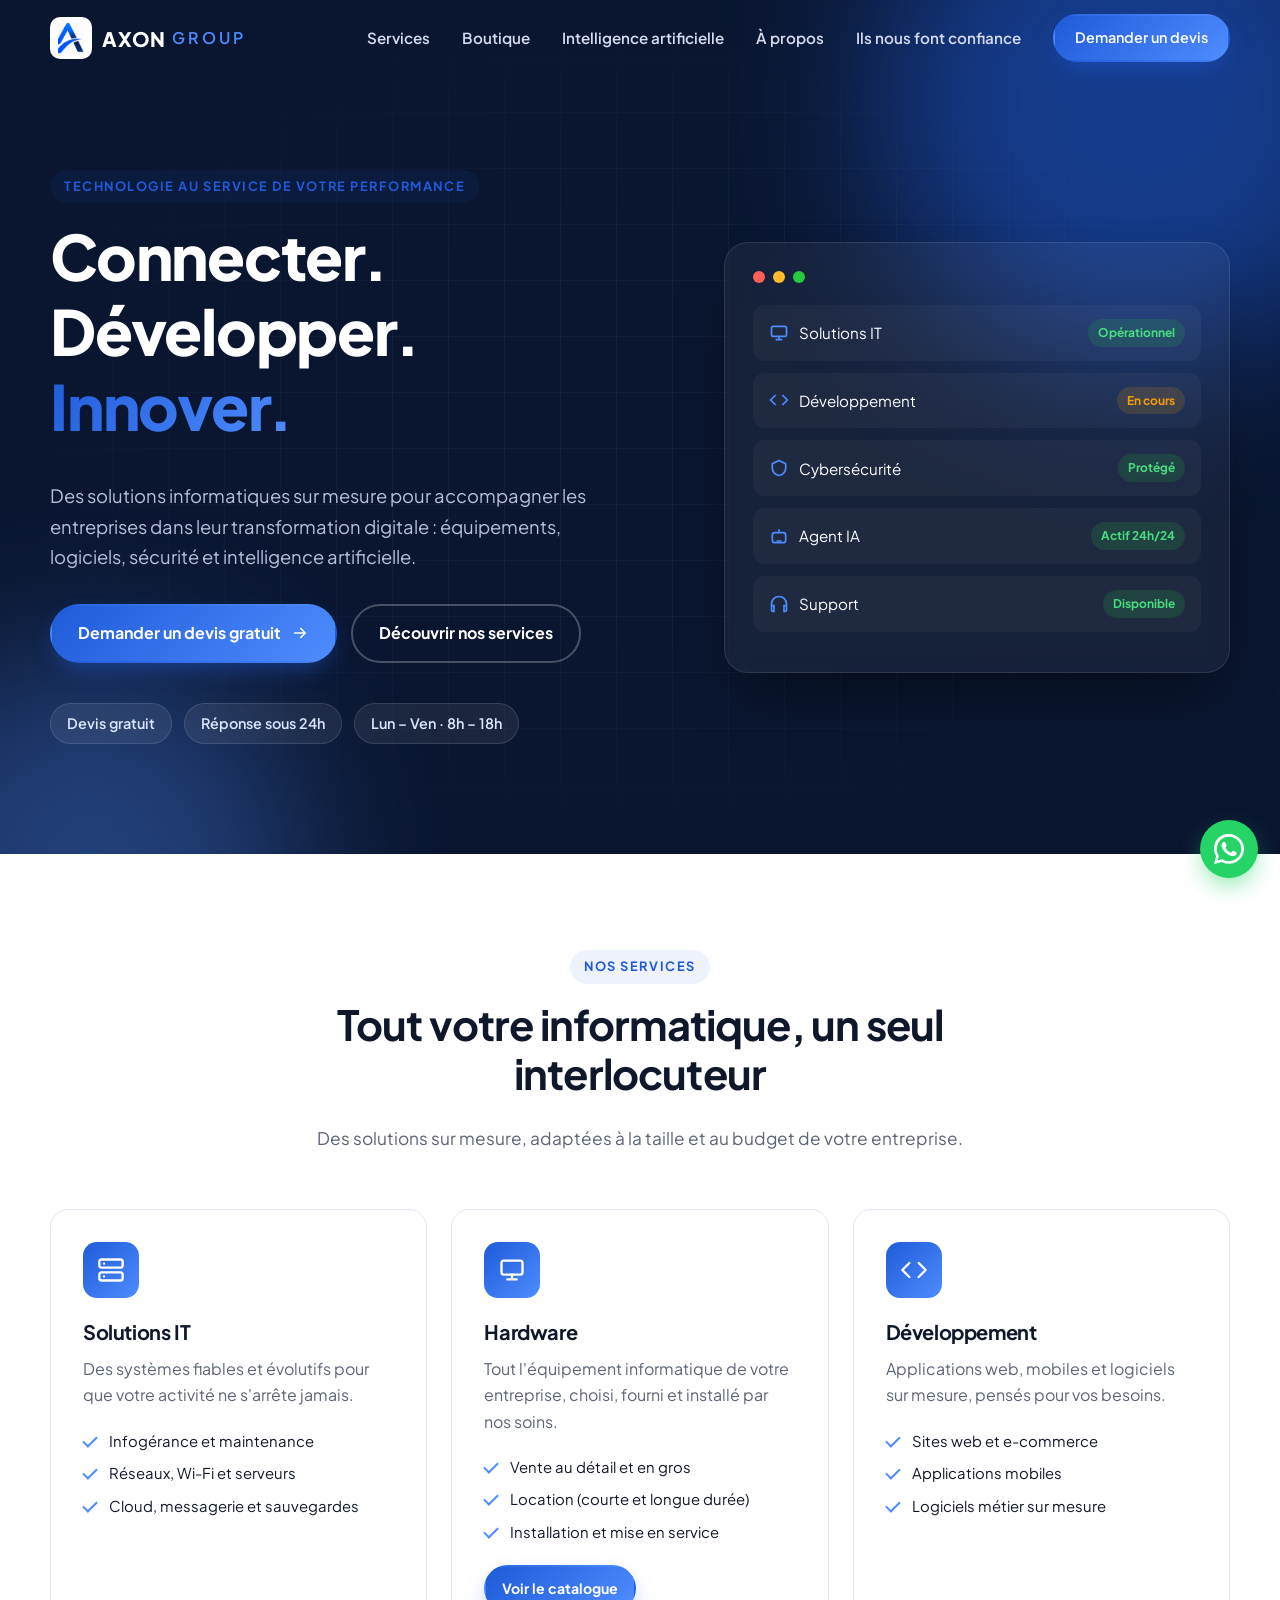
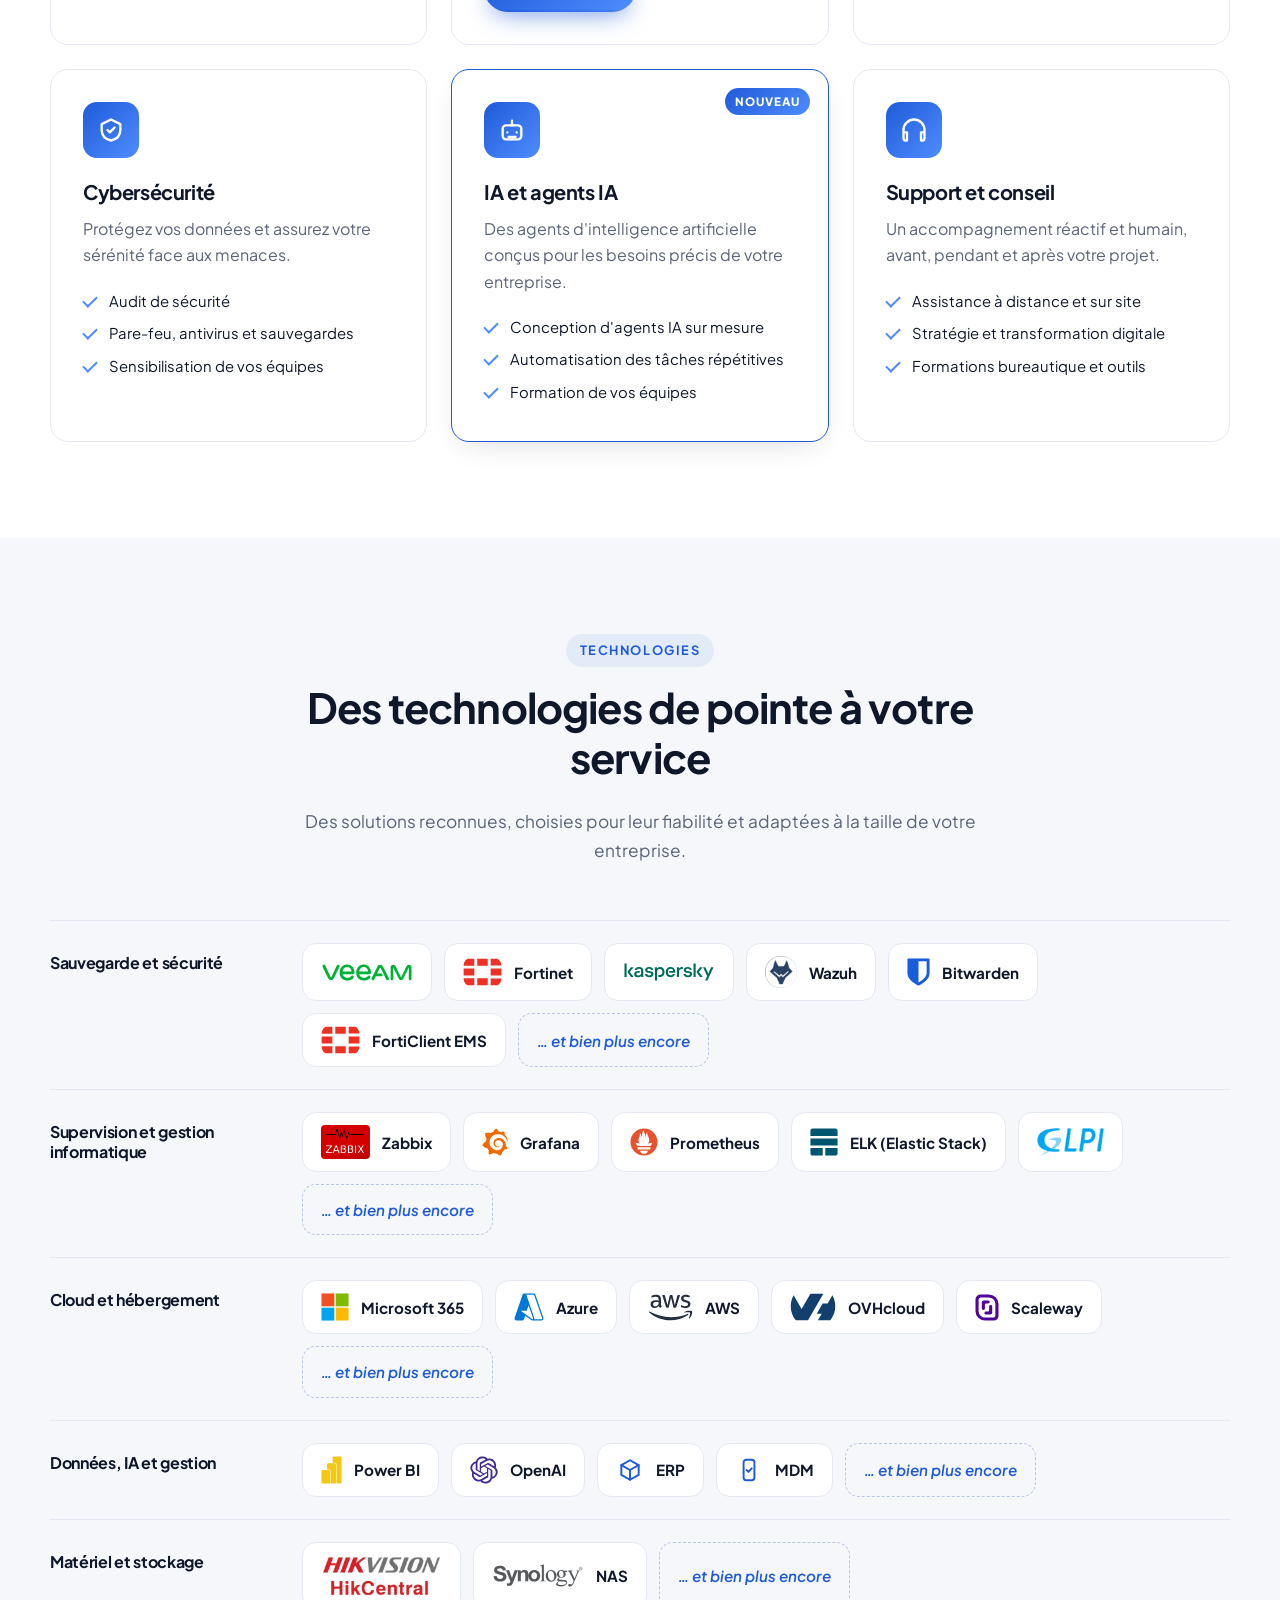
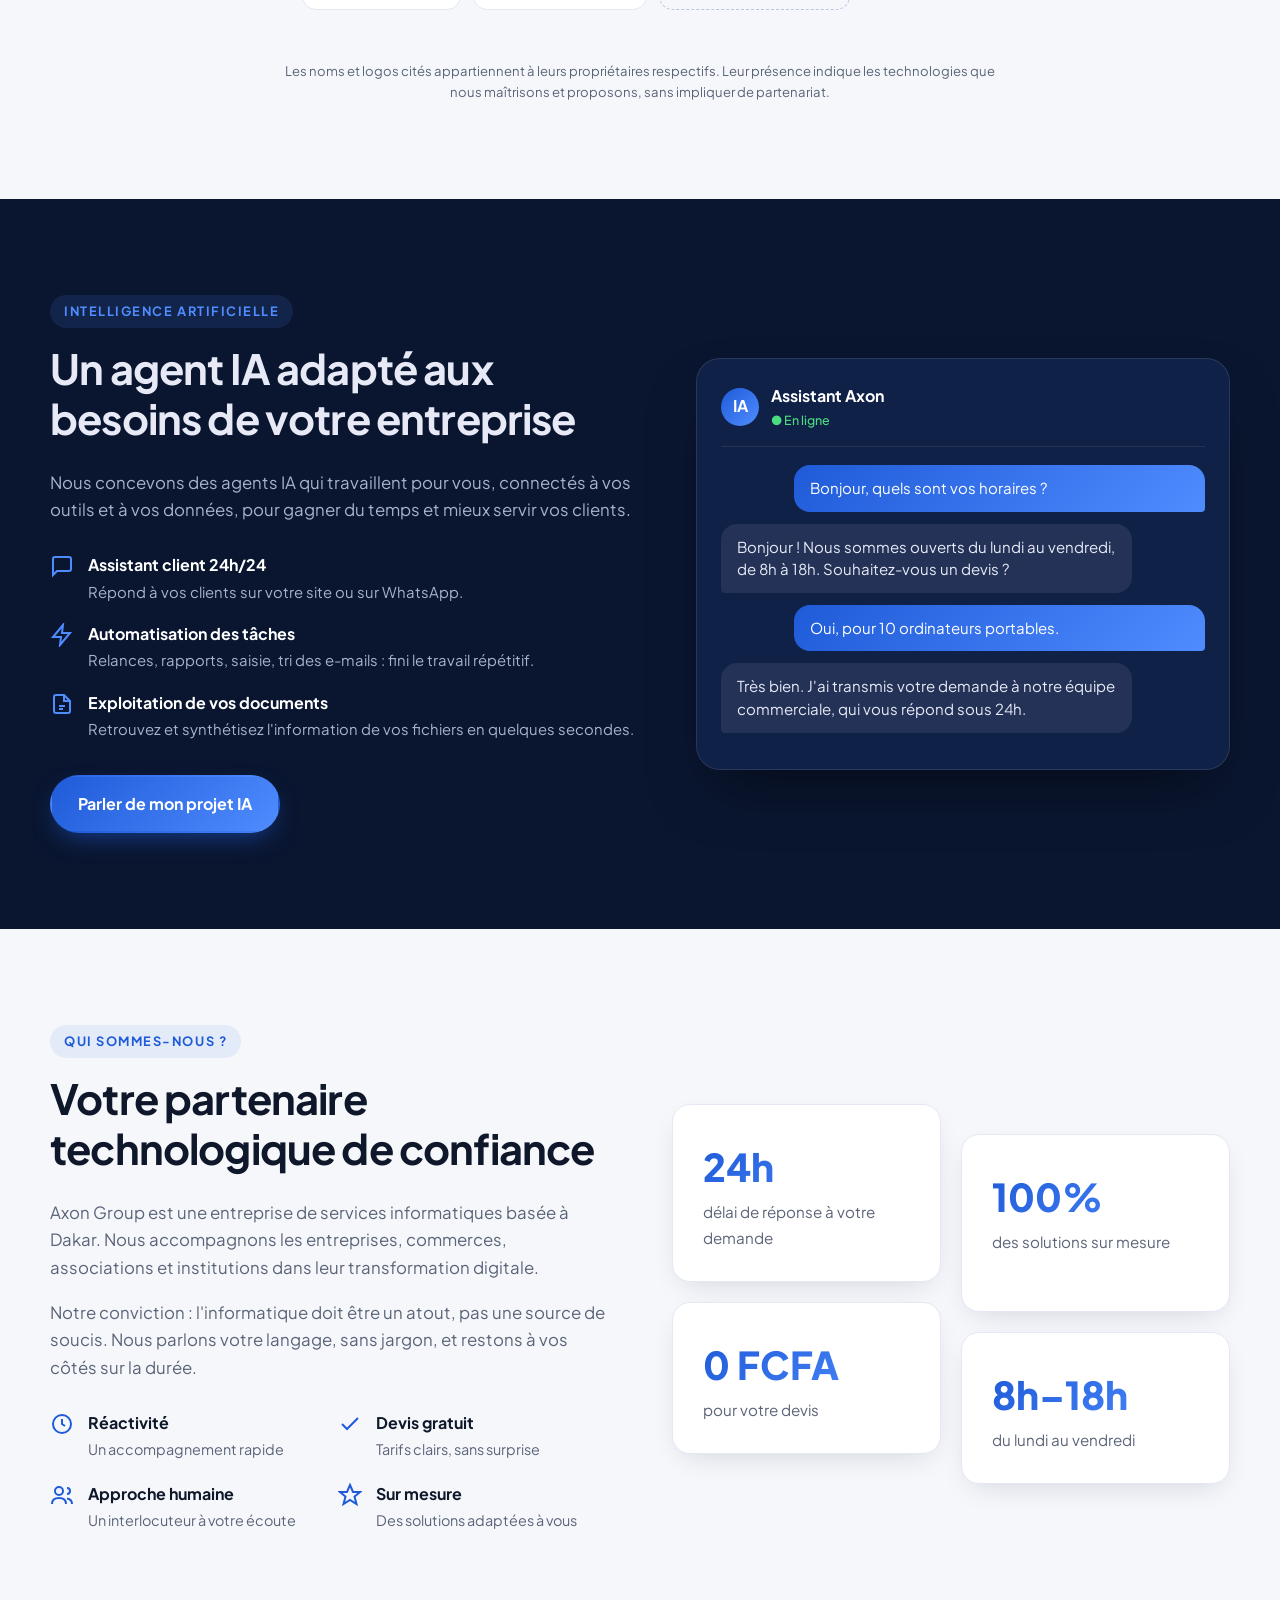
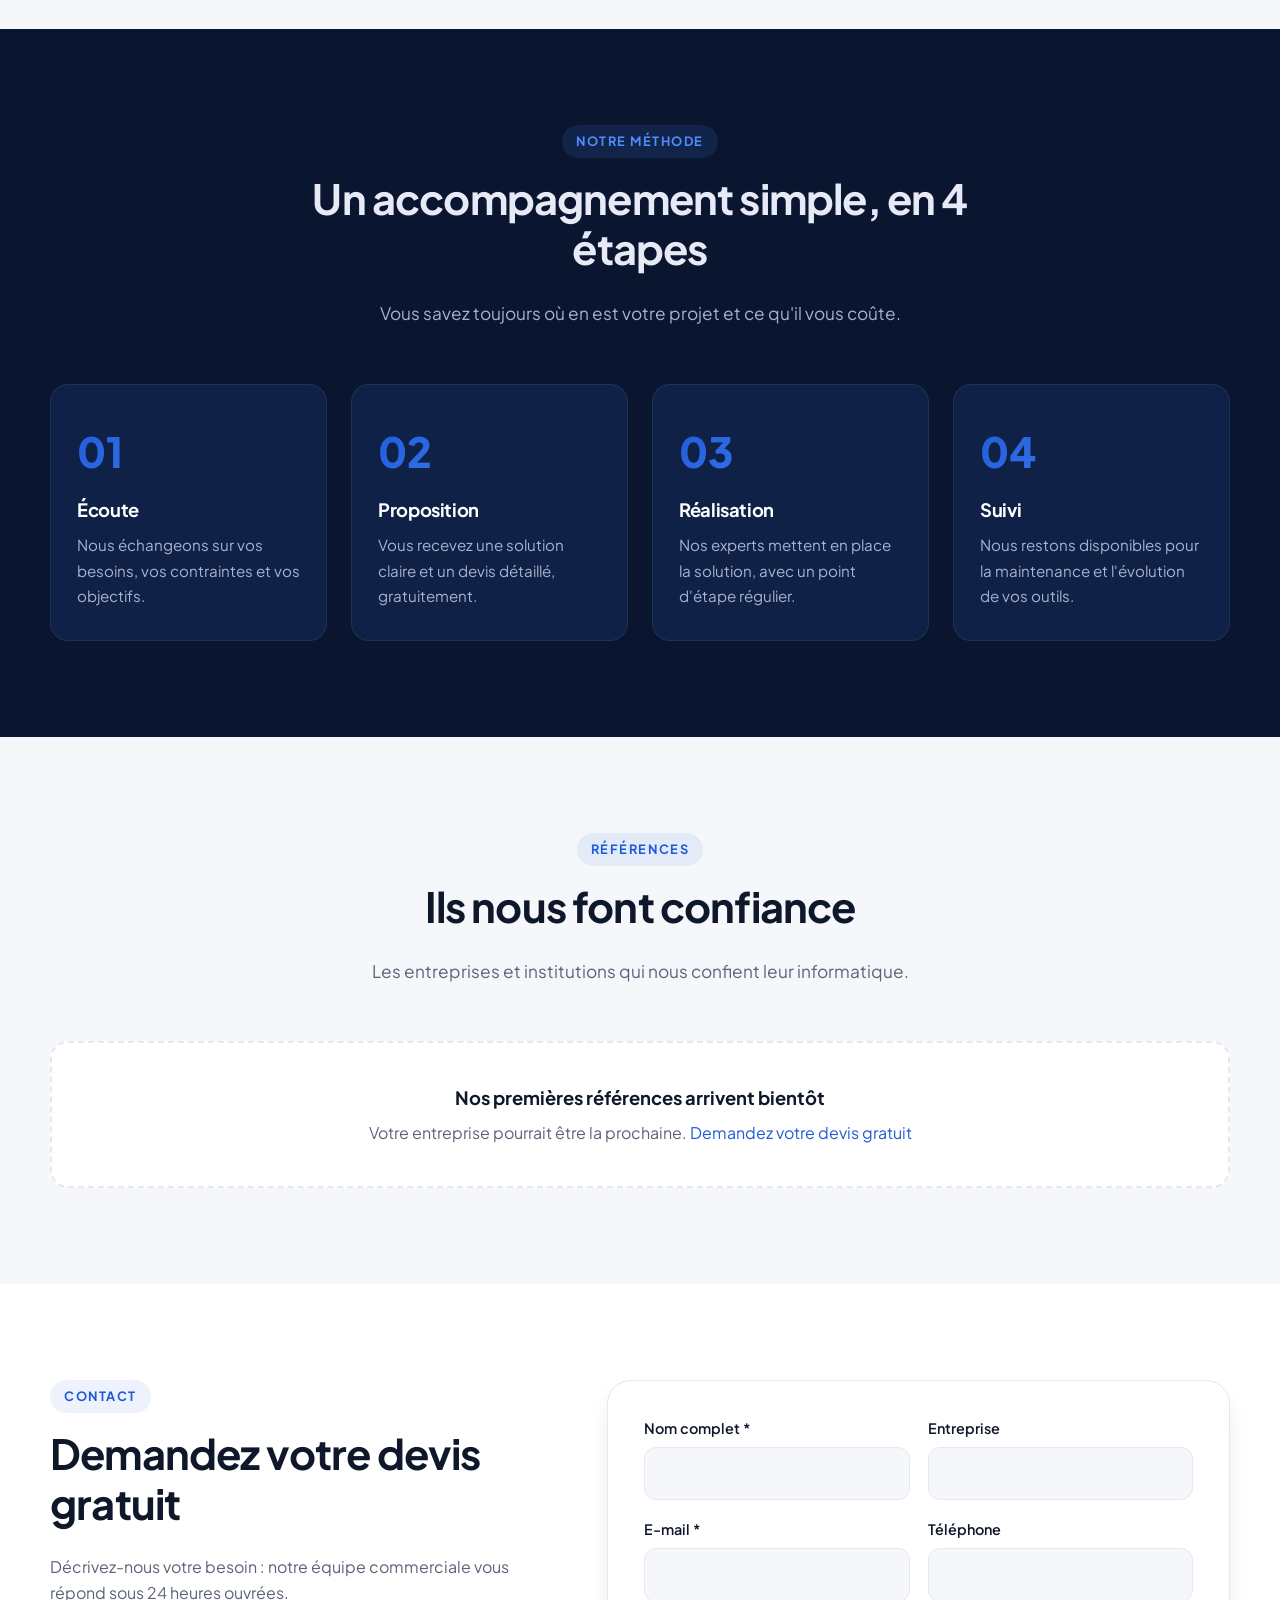
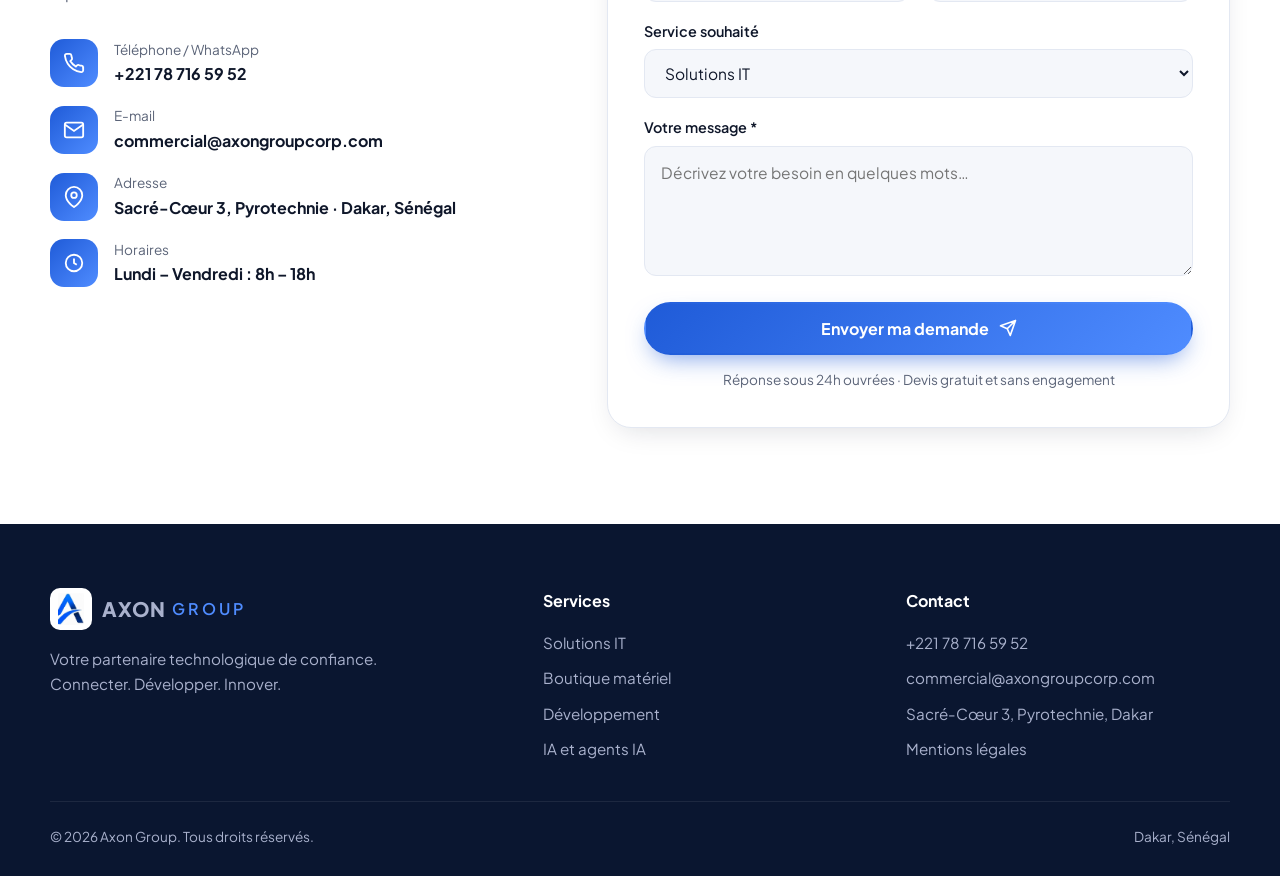
<file: index.html>
<!DOCTYPE html>
<html lang="fr">
<head>
  <meta charset="UTF-8">
  <meta name="viewport" content="width=device-width, initial-scale=1.0">
  <!-- ✏️ Titre et description affichés dans Google -->
  <title>Axon Group — Solutions informatiques, développement, cybersécurité et IA à Dakar</title>
  <meta name="description" content="Axon Group accompagne les entreprises à Dakar : solutions IT, matériel informatique, développement web et mobile, cybersécurité, agents IA sur mesure, support et conseil.">
  <meta property="og:title" content="Axon Group — Connecter. Développer. Innover.">
  <meta property="og:description" content="Des solutions informatiques sur mesure pour accompagner les entreprises dans leur transformation digitale.">
  <meta property="og:type" content="website">
  <meta property="og:url" content="https://axongroupcorp.com/">
  <link rel="canonical" href="https://axongroupcorp.com/">
  <meta name="theme-color" content="#0a1630">
  <link rel="icon" href="assets/favicon.png" type="image/png">
  <link rel="preconnect" href="https://fonts.googleapis.com">
  <link rel="preconnect" href="https://fonts.gstatic.com" crossorigin>
  <link href="https://fonts.googleapis.com/css2?family=Plus+Jakarta+Sans:wght@400;500;600;700;800&display=swap" rel="stylesheet">
  <link rel="stylesheet" href="css/style.css">
</head>
<body>

  <!-- ================= EN-TÊTE ================= -->
  <header class="header" id="header">
    <div class="container header__inner">
      <a href="#accueil" class="logo"><img src="assets/logo-icon.png" alt="Axon Group">AXON<span>GROUP</span></a>
      <nav class="nav" id="nav">
        <a href="#services">Services</a>
        <a href="boutique.html">Boutique</a>
        <a href="#ia">Intelligence artificielle</a>
        <a href="#apropos">À propos</a>
        <a href="#confiance">Ils nous font confiance</a>
        <a href="#contact" class="btn btn--primary">Demander un devis</a>
      </nav>
      <button class="burger" id="burger" aria-label="Ouvrir le menu" aria-expanded="false">
        <svg viewBox="0 0 24 24" fill="none" stroke="currentColor" stroke-width="2" stroke-linecap="round"><path d="M4 7h16M4 12h16M4 17h16"/></svg>
      </button>
    </div>
  </header>

  <main>
    <!-- ================= ACCUEIL ================= -->
    <section class="hero" id="accueil">
      <div class="hero__grid"></div>
      <div class="container hero__inner">
        <div class="reveal">
          <span class="eyebrow">Technologie au service de votre performance</span>
          <h1>Connecter. Développer. <span class="gradient-text">Innover.</span></h1>
          <p class="hero__lead">Des solutions informatiques sur mesure pour accompagner les entreprises dans leur transformation digitale : équipements, logiciels, sécurité et intelligence artificielle.</p>
          <div class="hero__actions">
            <a href="#contact" class="btn btn--primary">Demander un devis gratuit
              <svg viewBox="0 0 24 24" fill="none" stroke="currentColor" stroke-width="2.2" stroke-linecap="round" stroke-linejoin="round"><path d="M5 12h14M13 6l6 6-6 6"/></svg>
            </a>
            <a href="#services" class="btn btn--ghost">Découvrir nos services</a>
          </div>
          <ul class="hero__tags">
            <li>Devis gratuit</li>
            <li>Réponse sous 24h</li>
            <li>Lun – Ven · 8h – 18h</li>
          </ul>
        </div>

        <div class="hero__card reveal" aria-hidden="true">
          <div class="hero__card-top"><i></i><i></i><i></i></div>
          <div class="status"><span><svg viewBox="0 0 24 24" fill="none" stroke="currentColor" stroke-width="2"><rect x="3" y="4" width="18" height="12" rx="2"/><path d="M8 20h8M12 16v4"/></svg>Solutions IT</span><b class="badge">Opérationnel</b></div>
          <div class="status"><span><svg viewBox="0 0 24 24" fill="none" stroke="currentColor" stroke-width="2"><path d="M16 18l6-6-6-6M8 6l-6 6 6 6"/></svg>Développement</span><b class="badge badge--warm">En cours</b></div>
          <div class="status"><span><svg viewBox="0 0 24 24" fill="none" stroke="currentColor" stroke-width="2"><path d="M12 3l8 4v5c0 5-3.5 8-8 9-4.5-1-8-4-8-9V7l8-4z"/></svg>Cybersécurité</span><b class="badge">Protégé</b></div>
          <div class="status"><span><svg viewBox="0 0 24 24" fill="none" stroke="currentColor" stroke-width="2"><rect x="4" y="8" width="16" height="12" rx="3"/><path d="M12 8V4M8 14h.01M16 14h.01M9 18h6"/></svg>Agent IA</span><b class="badge">Actif 24h/24</b></div>
          <div class="status"><span><svg viewBox="0 0 24 24" fill="none" stroke="currentColor" stroke-width="2"><path d="M3 18v-6a9 9 0 0 1 18 0v6M21 19a2 2 0 0 1-2 2h-1v-7h3zM3 19a2 2 0 0 0 2 2h1v-7H3z"/></svg>Support</span><b class="badge">Disponible</b></div>
        </div>
      </div>
    </section>

    <!-- ================= SERVICES ================= -->
    <!-- ✏️ Pour ajouter un service : copiez un bloc <article class="card">…</article> -->
    <section class="section" id="services">
      <div class="container">
        <div class="section-head reveal">
          <span class="eyebrow">Nos services</span>
          <h2>Tout votre informatique, un seul interlocuteur</h2>
          <p>Des solutions sur mesure, adaptées à la taille et au budget de votre entreprise.</p>
        </div>

        <div class="cards">
          <article class="card reveal">
            <div class="card__icon"><svg viewBox="0 0 24 24" fill="none" stroke="currentColor" stroke-width="2" stroke-linecap="round" stroke-linejoin="round"><rect x="2" y="3" width="20" height="7" rx="2"/><rect x="2" y="14" width="20" height="7" rx="2"/><path d="M6 6.5h.01M6 17.5h.01"/></svg></div>
            <h3>Solutions IT</h3>
            <p>Des systèmes fiables et évolutifs pour que votre activité ne s'arrête jamais.</p>
            <ul><li>Infogérance et maintenance</li><li>Réseaux, Wi-Fi et serveurs</li><li>Cloud, messagerie et sauvegardes</li></ul>
          </article>

          <article class="card reveal">
            <div class="card__icon"><svg viewBox="0 0 24 24" fill="none" stroke="currentColor" stroke-width="2" stroke-linecap="round" stroke-linejoin="round"><rect x="3" y="4" width="18" height="12" rx="2"/><path d="M8 20h8M12 16v4"/></svg></div>
            <h3>Hardware</h3>
            <p>Tout l'équipement informatique de votre entreprise, choisi, fourni et installé par nos soins.</p>
            <ul><li>Vente au détail et en gros</li><li>Location (courte et longue durée)</li><li>Installation et mise en service</li></ul>
            <p style="margin:16px 0 0"><a class="btn btn--primary btn--sm" href="boutique.html">Voir le catalogue</a></p>
          </article>

          <article class="card reveal">
            <div class="card__icon"><svg viewBox="0 0 24 24" fill="none" stroke="currentColor" stroke-width="2" stroke-linecap="round" stroke-linejoin="round"><path d="M16 18l6-6-6-6M8 6l-6 6 6 6"/></svg></div>
            <h3>Développement</h3>
            <p>Applications web, mobiles et logiciels sur mesure, pensés pour vos besoins.</p>
            <ul><li>Sites web et e-commerce</li><li>Applications mobiles</li><li>Logiciels métier sur mesure</li></ul>
          </article>

          <article class="card reveal">
            <div class="card__icon"><svg viewBox="0 0 24 24" fill="none" stroke="currentColor" stroke-width="2" stroke-linecap="round" stroke-linejoin="round"><path d="M12 3l8 4v5c0 5-3.5 8-8 9-4.5-1-8-4-8-9V7l8-4z"/><path d="M9 12l2 2 4-4"/></svg></div>
            <h3>Cybersécurité</h3>
            <p>Protégez vos données et assurez votre sérénité face aux menaces.</p>
            <ul><li>Audit de sécurité</li><li>Pare-feu, antivirus et sauvegardes</li><li>Sensibilisation de vos équipes</li></ul>
          </article>

          <article class="card card--featured reveal">
            <span class="card__flag">Nouveau</span>
            <div class="card__icon"><svg viewBox="0 0 24 24" fill="none" stroke="currentColor" stroke-width="2" stroke-linecap="round" stroke-linejoin="round"><rect x="4" y="8" width="16" height="12" rx="3"/><path d="M12 8V4M8 14h.01M16 14h.01M9 18h6"/></svg></div>
            <h3>IA et agents IA</h3>
            <p>Des agents d'intelligence artificielle conçus pour les besoins précis de votre entreprise.</p>
            <ul><li>Conception d'agents IA sur mesure</li><li>Automatisation des tâches répétitives</li><li>Formation de vos équipes</li></ul>
          </article>

          <article class="card reveal">
            <div class="card__icon"><svg viewBox="0 0 24 24" fill="none" stroke="currentColor" stroke-width="2" stroke-linecap="round" stroke-linejoin="round"><path d="M3 18v-6a9 9 0 0 1 18 0v6M21 19a2 2 0 0 1-2 2h-1v-7h3zM3 19a2 2 0 0 0 2 2h1v-7H3z"/></svg></div>
            <h3>Support et conseil</h3>
            <p>Un accompagnement réactif et humain, avant, pendant et après votre projet.</p>
            <ul><li>Assistance à distance et sur site</li><li>Stratégie et transformation digitale</li><li>Formations bureautique et outils</li></ul>
          </article>
        </div>
      </div>
    </section>

    <!-- ================= TECHNOLOGIES MAÎTRISÉES ================= -->
    <!-- ✏️ Pour ajouter une technologie : copiez une ligne <div class="tech">…</div> dans le bon groupe.
         Logo : déposez le fichier (SVG ou PNG) dans assets/tech/ et remplacez la pastille par
         <div class="tech"><img src="assets/tech/nom.svg" alt="" width="28" height="28"><span>Nom</span></div> -->
    <section class="section section--soft" id="technologies">
      <div class="container">
        <div class="section-head reveal">
          <span class="eyebrow">Technologies</span>
          <h2>Des technologies de pointe à votre service</h2>
          <p>Des solutions reconnues, choisies pour leur fiabilité et adaptées à la taille de votre entreprise.</p>
        </div>
        <div class="techgroup reveal">
          <h3>Sauvegarde et sécurité</h3>
          <div class="techgrid">
            <div class="tech"><img src="assets/tech/veeam.svg" alt="Veeam" width="28" height="28" loading="lazy"></div>
            <div class="tech"><img src="assets/tech/fortinet.svg" alt="" width="28" height="28" loading="lazy"><span>Fortinet</span></div>
            <div class="tech"><img src="assets/tech/kaspersky.svg" alt="Kaspersky" width="28" height="28" loading="lazy"></div>
            <div class="tech"><img src="assets/tech/wazuh.png" alt="" width="32" height="32" loading="lazy"><span>Wazuh</span></div>
            <div class="tech"><img src="assets/tech/bitwarden.svg" alt="" width="28" height="28" loading="lazy"><span>Bitwarden</span></div>
            <div class="tech"><img src="assets/tech/fortinet.svg" alt="" width="28" height="28" loading="lazy"><span>FortiClient EMS</span></div>
            <div class="tech tech--more">… et bien plus encore</div>
          </div>
        </div>
        <div class="techgroup reveal">
          <h3>Supervision et gestion informatique</h3>
          <div class="techgrid">
            <div class="tech"><img src="assets/tech/zabbix.png" alt="" width="52" height="36" loading="lazy"><span>Zabbix</span></div>
            <div class="tech"><img src="assets/tech/grafana.svg" alt="" width="28" height="28" loading="lazy"><span>Grafana</span></div>
            <div class="tech"><img src="assets/tech/prometheus.svg" alt="" width="28" height="28" loading="lazy"><span>Prometheus</span></div>
            <div class="tech"><img src="assets/tech/elasticstack.svg" alt="" width="28" height="28" loading="lazy"><span>ELK (Elastic Stack)</span></div>
            <div class="tech"><img src="assets/tech/glpi.png" alt="GLPI" width="68" height="28" loading="lazy"></div>
            <div class="tech tech--more">… et bien plus encore</div>
          </div>
        </div>
        <div class="techgroup reveal">
          <h3>Cloud et hébergement</h3>
          <div class="techgrid">
            <div class="tech"><img src="assets/tech/microsoft.svg" alt="" width="28" height="28" loading="lazy"><span>Microsoft 365</span></div>
            <div class="tech"><img src="assets/tech/microsoftazure.svg" alt="" width="28" height="28" loading="lazy"><span>Azure</span></div>
            <div class="tech"><img src="assets/tech/amazonaws.svg" alt="" width="28" height="28" loading="lazy"><span>AWS</span></div>
            <div class="tech"><img src="assets/tech/ovh.svg" alt="" width="28" height="28" loading="lazy"><span>OVHcloud</span></div>
            <div class="tech"><img src="assets/tech/scaleway.svg" alt="" width="28" height="28" loading="lazy"><span>Scaleway</span></div>
            <div class="tech tech--more">… et bien plus encore</div>
          </div>
        </div>
        <div class="techgroup reveal">
          <h3>Données, IA et gestion</h3>
          <div class="techgrid">
            <div class="tech"><img src="assets/tech/powerbi.svg" alt="" width="28" height="28" loading="lazy"><span>Power BI</span></div>
            <div class="tech"><img src="assets/tech/openai.svg" alt="" width="28" height="28" loading="lazy"><span>OpenAI</span></div>
            <div class="tech tech--generic"><span class="tech__ico"><svg viewBox="0 0 24 24" fill="none" stroke="currentColor" stroke-width="1.8" stroke-linecap="round" stroke-linejoin="round" aria-hidden="true"><path d="M12 3l8 4.5v9L12 21l-8-4.5v-9L12 3z"/><path d="M12 12l8-4.5M12 12L4 7.5M12 12v9"/></svg></span><span>ERP</span></div>
            <div class="tech tech--generic"><span class="tech__ico"><svg viewBox="0 0 24 24" fill="none" stroke="currentColor" stroke-width="1.8" stroke-linecap="round" stroke-linejoin="round" aria-hidden="true"><rect x="7" y="2.5" width="10" height="19" rx="2.5"/><path d="M9.8 12l1.7 1.7 3-3.2"/></svg></span><span>MDM</span></div>
            <div class="tech tech--more">… et bien plus encore</div>
          </div>
        </div>
        <div class="techgroup reveal">
          <h3>Matériel et stockage</h3>
          <div class="techgrid">
            <div class="tech tech--tall"><img src="assets/tech/hikcentral.png" alt="HikCentral (Hikvision)" width="120" height="42" loading="lazy"></div>
            <div class="tech"><img src="assets/tech/synology.svg" alt="Synology" width="28" height="28" loading="lazy"><span>NAS</span></div>
            <div class="tech tech--more">… et bien plus encore</div>
          </div>
        </div>
        <p class="tech-note reveal">Les noms et logos cités appartiennent à leurs propriétaires respectifs. Leur présence indique les technologies que nous maîtrisons et proposons, sans impliquer de partenariat.</p>
      </div>
    </section>

    <!-- ================= INTELLIGENCE ARTIFICIELLE ================= -->
    <section class="section section--dark" id="ia">
      <div class="container ai">
        <div class="reveal">
          <span class="eyebrow">Intelligence artificielle</span>
          <h2>Un agent IA adapté aux besoins de votre entreprise</h2>
          <p>Nous concevons des agents IA qui travaillent pour vous, connectés à vos outils et à vos données, pour gagner du temps et mieux servir vos clients.</p>
          <ul class="ai-list">
            <li><svg viewBox="0 0 24 24" fill="none" stroke="currentColor" stroke-width="2"><path d="M21 15a2 2 0 0 1-2 2H7l-4 4V5a2 2 0 0 1 2-2h14a2 2 0 0 1 2 2z"/></svg><div><strong>Assistant client 24h/24</strong><small>Répond à vos clients sur votre site ou sur WhatsApp.</small></div></li>
            <li><svg viewBox="0 0 24 24" fill="none" stroke="currentColor" stroke-width="2"><path d="M13 2L3 14h8l-1 8 10-12h-8l1-8z"/></svg><div><strong>Automatisation des tâches</strong><small>Relances, rapports, saisie, tri des e-mails : fini le travail répétitif.</small></div></li>
            <li><svg viewBox="0 0 24 24" fill="none" stroke="currentColor" stroke-width="2"><path d="M14 3H6a2 2 0 0 0-2 2v14a2 2 0 0 0 2 2h12a2 2 0 0 0 2-2V9z"/><path d="M14 3v6h6M9 14h6M9 17h4"/></svg><div><strong>Exploitation de vos documents</strong><small>Retrouvez et synthétisez l'information de vos fichiers en quelques secondes.</small></div></li>
          </ul>
          <a href="#contact" class="btn btn--primary">Parler de mon projet IA</a>
        </div>

        <div class="chat reveal" aria-hidden="true">
          <div class="chat__head"><span class="avatar">IA</span><div>Assistant Axon<small>● En ligne</small></div></div>
          <div class="bubble bubble--out">Bonjour, quels sont vos horaires ?</div>
          <div class="bubble bubble--in">Bonjour ! Nous sommes ouverts du lundi au vendredi, de 8h à 18h. Souhaitez-vous un devis ?</div>
          <div class="bubble bubble--out">Oui, pour 10 ordinateurs portables.</div>
          <div class="bubble bubble--in">Très bien. J'ai transmis votre demande à notre équipe commerciale, qui vous répond sous 24h.</div>
        </div>
      </div>
    </section>

    <!-- ================= À PROPOS ================= -->
    <section class="section section--soft" id="apropos">
      <div class="container about">
        <div class="about__text reveal">
          <span class="eyebrow">Qui sommes-nous ?</span>
          <h2>Votre partenaire technologique de confiance</h2>
          <p>Axon Group est une entreprise de services informatiques basée à Dakar. Nous accompagnons les entreprises, commerces, associations et institutions dans leur transformation digitale.</p>
          <p>Notre conviction : l'informatique doit être un atout, pas une source de soucis. Nous parlons votre langage, sans jargon, et restons à vos côtés sur la durée.</p>
          <div class="features">
            <div class="feature"><svg viewBox="0 0 24 24" fill="none" stroke="currentColor" stroke-width="2"><circle cx="12" cy="12" r="9"/><path d="M12 7v5l3 2"/></svg><div><strong>Réactivité</strong><small>Un accompagnement rapide</small></div></div>
            <div class="feature"><svg viewBox="0 0 24 24" fill="none" stroke="currentColor" stroke-width="2"><path d="M20 6L9 17l-5-5"/></svg><div><strong>Devis gratuit</strong><small>Tarifs clairs, sans surprise</small></div></div>
            <div class="feature"><svg viewBox="0 0 24 24" fill="none" stroke="currentColor" stroke-width="2"><circle cx="9" cy="8" r="4"/><path d="M2 21c0-4 3-6 7-6s7 2 7 6M17 11a3 3 0 1 0 0-6M22 21c0-3-2-5-5-5.5"/></svg><div><strong>Approche humaine</strong><small>Un interlocuteur à votre écoute</small></div></div>
            <div class="feature"><svg viewBox="0 0 24 24" fill="none" stroke="currentColor" stroke-width="2"><path d="M12 2l3 7h7l-5.5 4.5L18.5 21 12 17l-6.5 4 2-7.5L2 9h7z"/></svg><div><strong>Sur mesure</strong><small>Des solutions adaptées à vous</small></div></div>
          </div>
        </div>

        <div class="about__visual reveal">
          <div class="stats">
            <div class="stat"><strong>24h</strong><span>délai de réponse à votre demande</span></div>
            <div class="stat"><strong>100%</strong><span>des solutions sur mesure</span></div>
            <div class="stat"><strong>0 FCFA</strong><span>pour votre devis</span></div>
            <div class="stat"><strong>8h–18h</strong><span>du lundi au vendredi</span></div>
          </div>
        </div>
      </div>
    </section>

    <!-- ================= MÉTHODE ================= -->
    <section class="section section--dark" id="methode">
      <div class="container">
        <div class="section-head reveal">
          <span class="eyebrow">Notre méthode</span>
          <h2>Un accompagnement simple, en 4 étapes</h2>
          <p>Vous savez toujours où en est votre projet et ce qu'il vous coûte.</p>
        </div>
        <div class="steps">
          <div class="step reveal"><h3>Écoute</h3><p>Nous échangeons sur vos besoins, vos contraintes et vos objectifs.</p></div>
          <div class="step reveal"><h3>Proposition</h3><p>Vous recevez une solution claire et un devis détaillé, gratuitement.</p></div>
          <div class="step reveal"><h3>Réalisation</h3><p>Nos experts mettent en place la solution, avec un point d'étape régulier.</p></div>
          <div class="step reveal"><h3>Suivi</h3><p>Nous restons disponibles pour la maintenance et l'évolution de vos outils.</p></div>
        </div>
      </div>
    </section>

    <!-- ================= ILS NOUS FONT CONFIANCE ================= -->
    <!-- ✏️ MISE À JOUR : à chaque nouveau client,
         1) déposez son logo dans le dossier assets/clients/ (ex. assets/clients/nom.png)
         2) ajoutez une ligne dans la grille ci-dessous :
            <div class="trust__item"><img src="assets/clients/nom.png" alt="Nom du client"></div>
         3) supprimez le bloc <div class="trust__empty"> quand vous avez au moins un client. -->
    <section class="section section--soft" id="confiance">
      <div class="container">
        <div class="section-head reveal">
          <span class="eyebrow">Références</span>
          <h2>Ils nous font confiance</h2>
          <p>Les entreprises et institutions qui nous confient leur informatique.</p>
        </div>
        <div class="trust reveal">
          <!-- Logos clients ici -->
          <div class="trust__empty">
            <strong>Nos premières références arrivent bientôt</strong>
            Votre entreprise pourrait être la prochaine. <a href="#contact">Demandez votre devis gratuit</a>
          </div>
        </div>
      </div>
    </section>

    <!-- ================= CONTACT ================= -->
    <section class="section" id="contact">
      <div class="container contact">
        <div class="contact__info reveal">
          <span class="eyebrow">Contact</span>
          <h2>Demandez votre devis gratuit</h2>
          <p>Décrivez-nous votre besoin : notre équipe commerciale vous répond sous 24 heures ouvrées.</p>
          <ul class="info-list">
            <li><span class="card__icon"><svg viewBox="0 0 24 24" fill="none" stroke="currentColor" stroke-width="2"><path d="M22 16.9v3a2 2 0 0 1-2.2 2 19.8 19.8 0 0 1-8.6-3.1 19.5 19.5 0 0 1-6-6A19.8 19.8 0 0 1 2.1 4.2 2 2 0 0 1 4.1 2h3a2 2 0 0 1 2 1.7c.1 1 .4 1.9.7 2.8a2 2 0 0 1-.5 2.1L8 9.9a16 16 0 0 0 6 6l1.3-1.3a2 2 0 0 1 2.1-.4c.9.3 1.8.6 2.8.7a2 2 0 0 1 1.7 2z"/></svg></span><div><small>Téléphone / WhatsApp</small><a href="tel:+221787165952">+221 78 716 59 52</a></div></li>
            <li><span class="card__icon"><svg viewBox="0 0 24 24" fill="none" stroke="currentColor" stroke-width="2"><rect x="2" y="4" width="20" height="16" rx="2"/><path d="M22 6l-10 7L2 6"/></svg></span><div><small>E-mail</small><a href="mailto:commercial@axongroupcorp.com">commercial@axongroupcorp.com</a></div></li>
            <li><span class="card__icon"><svg viewBox="0 0 24 24" fill="none" stroke="currentColor" stroke-width="2"><path d="M21 10c0 7-9 13-9 13s-9-6-9-13a9 9 0 0 1 18 0z"/><circle cx="12" cy="10" r="3"/></svg></span><div><small>Adresse</small><strong>Sacré-Cœur 3, Pyrotechnie · Dakar, Sénégal</strong></div></li>
            <li><span class="card__icon"><svg viewBox="0 0 24 24" fill="none" stroke="currentColor" stroke-width="2"><circle cx="12" cy="12" r="9"/><path d="M12 7v5l3 2"/></svg></span><div><small>Horaires</small><strong>Lundi – Vendredi : 8h – 18h</strong></div></li>
          </ul>
        </div>

        <!-- Les demandes sont envoyées directement à commercial@axongroupcorp.com (service FormSubmit) -->
        <form class="form reveal" id="contact-form" novalidate>
          <input type="text" name="_honey" class="hp" tabindex="-1" autocomplete="off" aria-hidden="true">
          <div class="form__row">
            <div class="field"><label for="nom">Nom complet *</label><input id="nom" name="Nom" required autocomplete="name"></div>
            <div class="field"><label for="entreprise">Entreprise</label><input id="entreprise" name="Entreprise" autocomplete="organization"></div>
          </div>
          <div class="form__row">
            <div class="field"><label for="email">E-mail *</label><input id="email" name="Email" type="email" required autocomplete="email"></div>
            <div class="field"><label for="tel">Téléphone</label><input id="tel" name="Téléphone" type="tel" autocomplete="tel"></div>
          </div>
          <div class="field">
            <label for="service">Service souhaité</label>
            <select id="service" name="Service">
              <option>Solutions IT</option>
              <option>Hardware (vente, location, installation)</option>
              <option>Développement web et mobile</option>
              <option>Cybersécurité</option>
              <option>IA et agents IA</option>
              <option>Support et conseil</option>
              <option>Autre demande</option>
            </select>
          </div>
          <div class="field"><label for="message">Votre message *</label><textarea id="message" name="Message" required placeholder="Décrivez votre besoin en quelques mots…"></textarea></div>
          <button type="submit" class="btn btn--primary" id="submit-btn">Envoyer ma demande
            <svg viewBox="0 0 24 24" fill="none" stroke="currentColor" stroke-width="2.2" stroke-linecap="round" stroke-linejoin="round"><path d="M22 2L11 13M22 2l-7 20-4-9-9-4 20-7z"/></svg>
          </button>
          <p class="form__status" id="form-status" role="status"></p>
          <p class="form__note">Réponse sous 24h ouvrées · Devis gratuit et sans engagement</p>
        </form>
      </div>
    </section>
  </main>

  <!-- ================= PIED DE PAGE ================= -->
  <footer class="footer">
    <div class="container">
      <div class="footer__grid">
        <div>
          <a href="#accueil" class="logo"><img src="assets/logo-icon.png" alt="Axon Group">AXON<span>GROUP</span></a>
          <p style="margin-top:16px;max-width:340px">Votre partenaire technologique de confiance. Connecter. Développer. Innover.</p>
        </div>
        <div>
          <h4>Services</h4>
          <ul><li><a href="#services">Solutions IT</a></li><li><a href="boutique.html">Boutique matériel</a></li><li><a href="#services">Développement</a></li><li><a href="#ia">IA et agents IA</a></li></ul>
        </div>
        <div>
          <h4>Contact</h4>
          <ul>
            <li><a href="tel:+221787165952">+221 78 716 59 52</a></li>
            <li><a href="mailto:commercial@axongroupcorp.com">commercial@axongroupcorp.com</a></li>
            <li>Sacré-Cœur 3, Pyrotechnie, Dakar</li>
            <li><a href="mentions-legales.html">Mentions légales</a></li>
          </ul>
        </div>
      </div>
      <div class="footer__bottom">
        <span>© <span id="year">2026</span> Axon Group. Tous droits réservés.</span>
        <span>Dakar, Sénégal</span>
      </div>
    </div>
  </footer>

  <!-- Bouton WhatsApp (numéro réglé dans js/main.js) -->
  <a class="whatsapp" id="whatsapp" href="#" target="_blank" rel="noopener" aria-label="Nous écrire sur WhatsApp">
    <svg viewBox="0 0 24 24" fill="currentColor"><path d="M17.5 14.4c-.3-.1-1.8-.9-2-1-.3-.1-.5-.1-.7.1-.2.3-.8 1-.9 1.2-.2.2-.3.2-.6.1-.3-.1-1.3-.5-2.4-1.5-.9-.8-1.5-1.8-1.7-2.1-.2-.3 0-.5.1-.6l.4-.5c.2-.2.2-.3.3-.5.1-.2 0-.4 0-.5l-.9-2.2c-.2-.6-.5-.5-.7-.5h-.6c-.2 0-.5.1-.8.4-.3.3-1 1-1 2.5s1.1 2.9 1.2 3.1c.1.2 2.1 3.2 5.1 4.5.7.3 1.3.5 1.7.6.7.2 1.4.2 1.9.1.6-.1 1.8-.7 2-1.4.2-.7.2-1.3.2-1.4-.1-.1-.3-.2-.6-.3zM12 21.8c-1.8 0-3.5-.5-5-1.4l-.4-.2-3.7 1 1-3.6-.2-.4A9.8 9.8 0 1 1 12 21.8zm8.4-18.2A11.8 11.8 0 0 0 1.7 17.8L0 24l6.4-1.7A11.8 11.8 0 0 0 24 12c0-3.2-1.2-6.1-3.6-8.4z"/></svg>
  </a>

  <script src="js/main.js"></script>
</body>
</html>
</file>
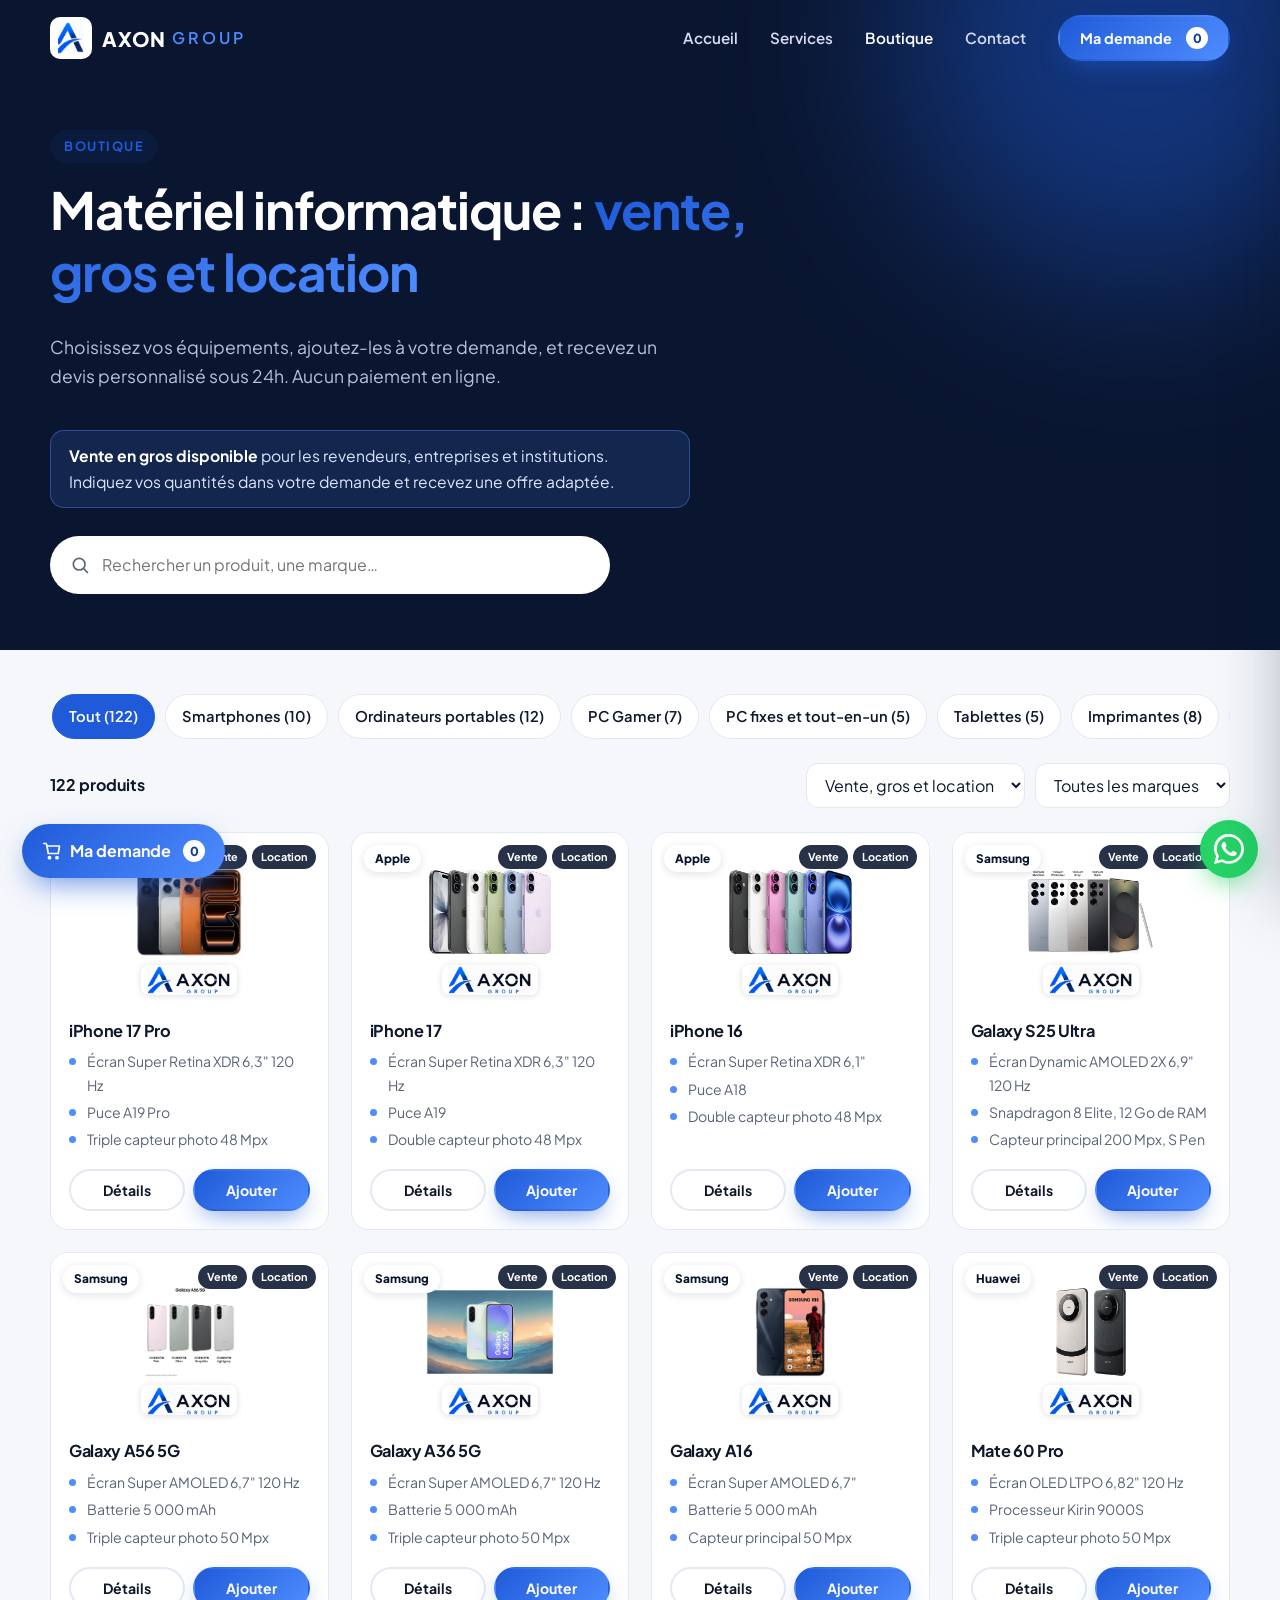
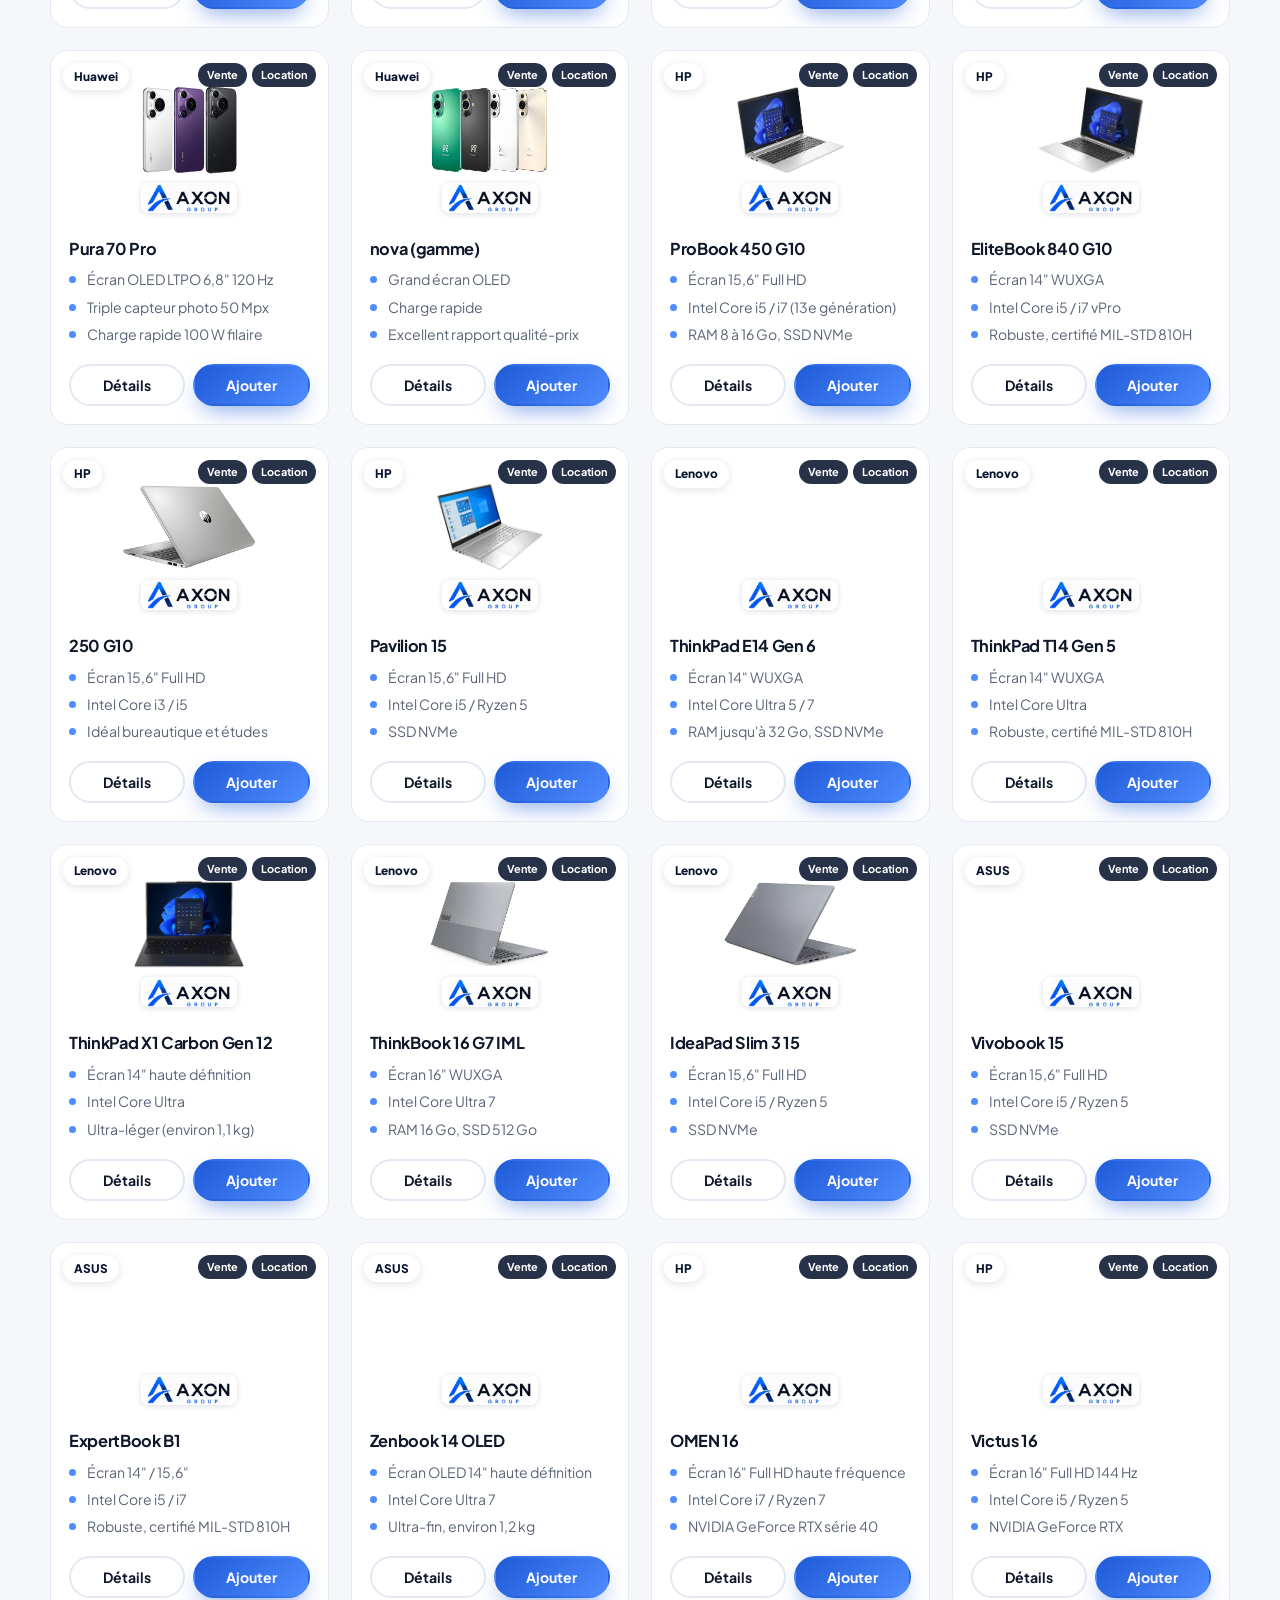
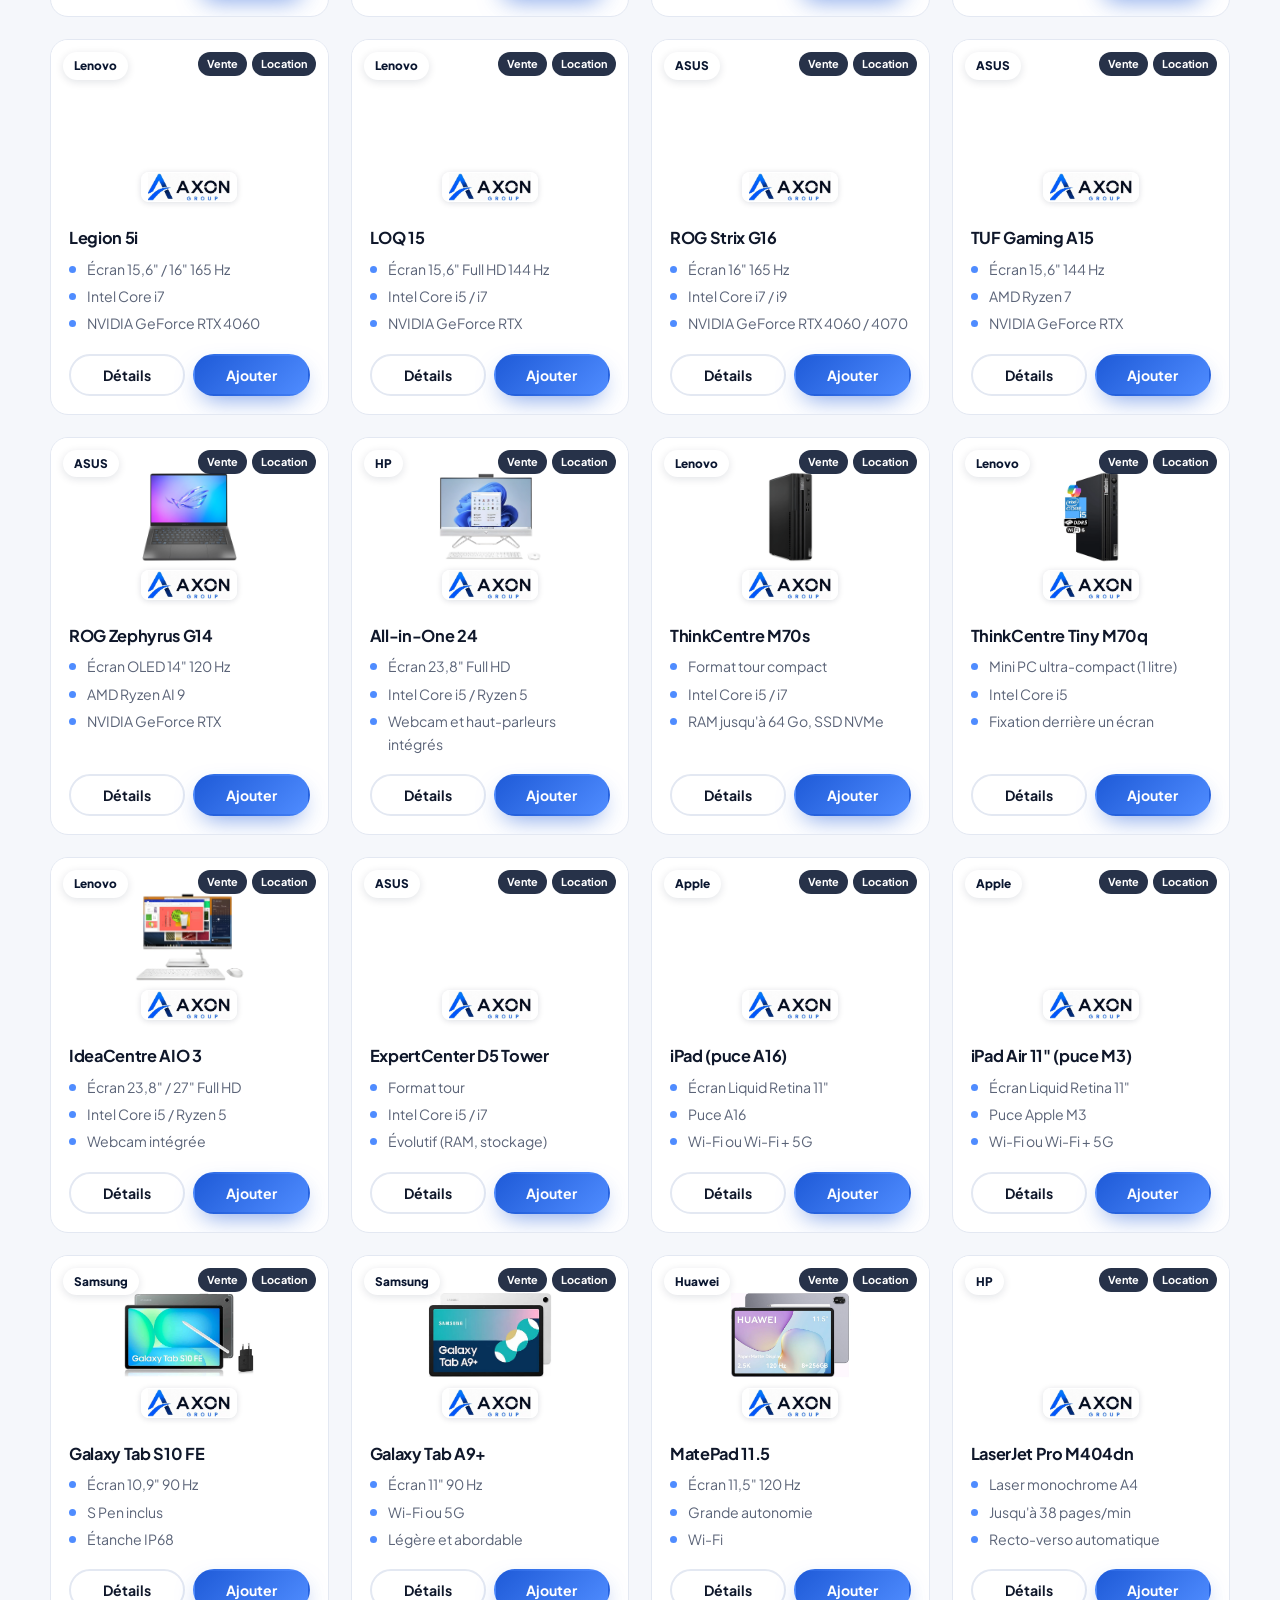
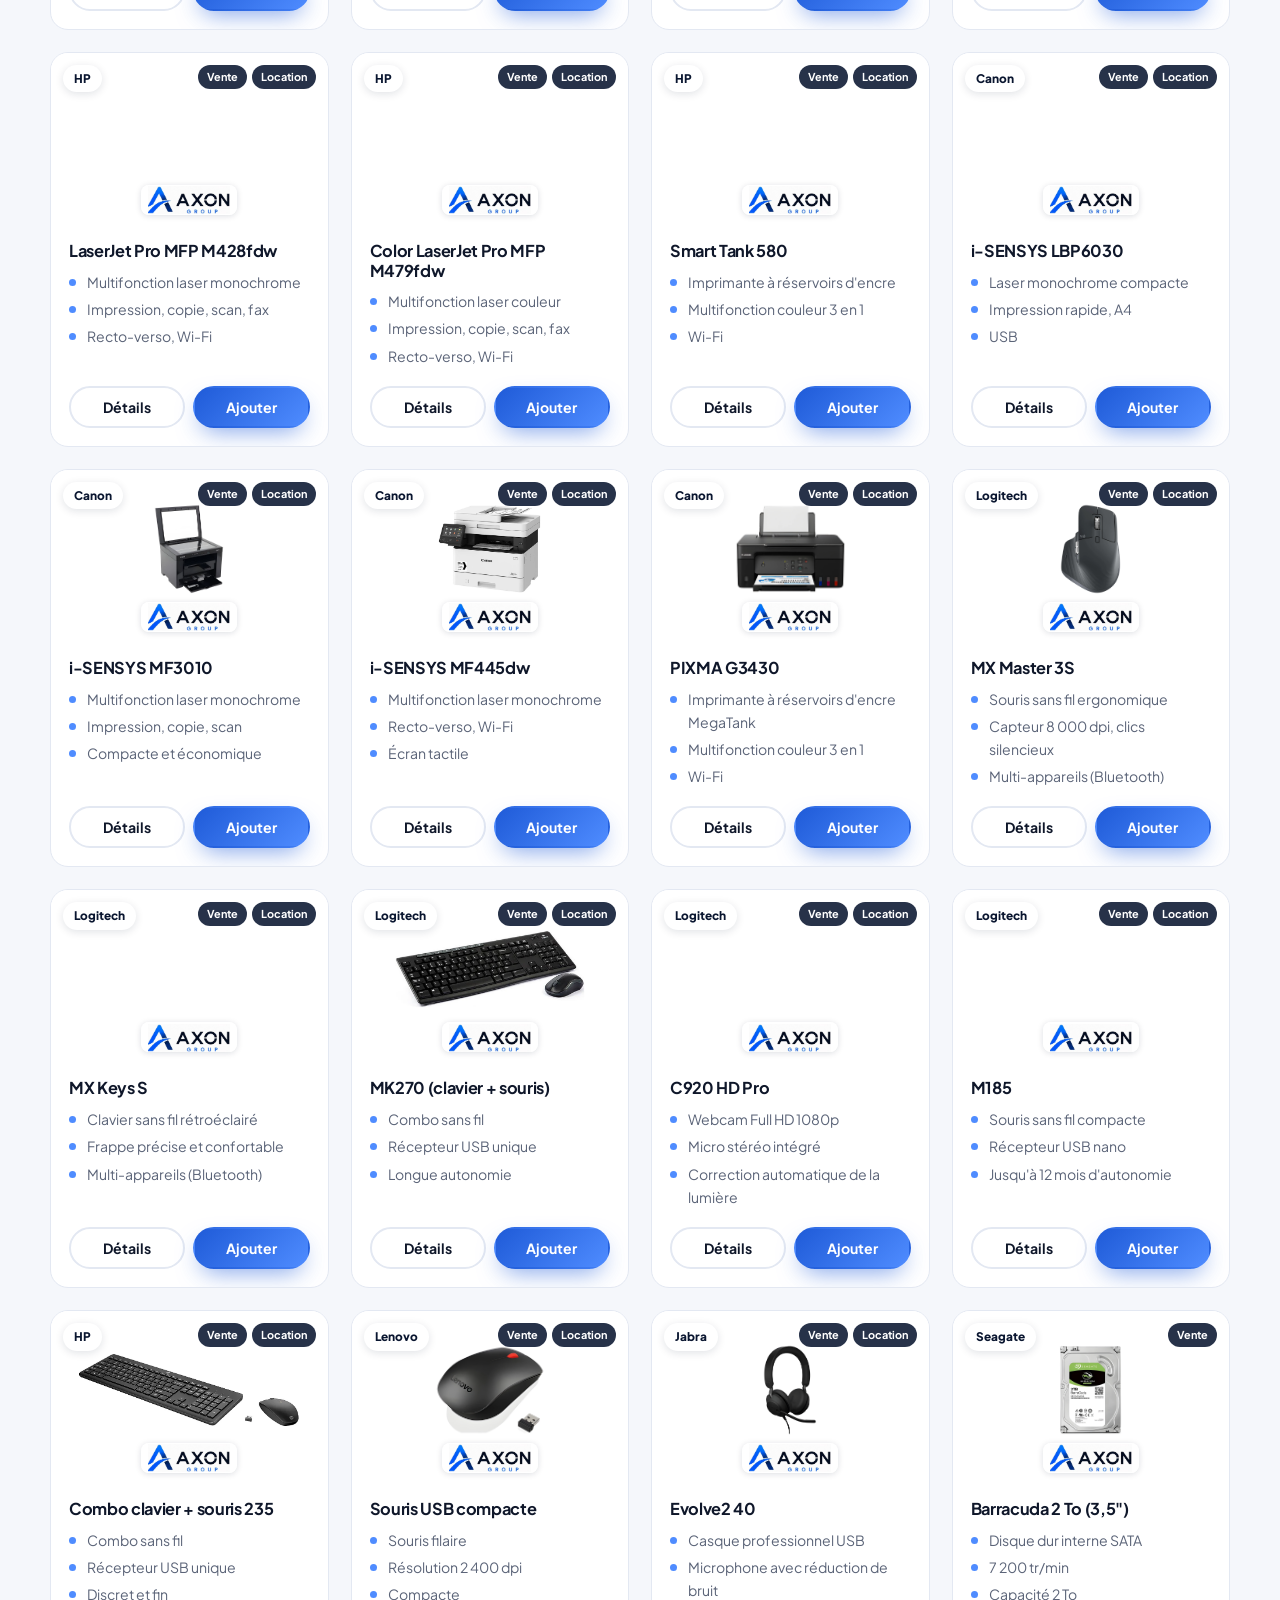
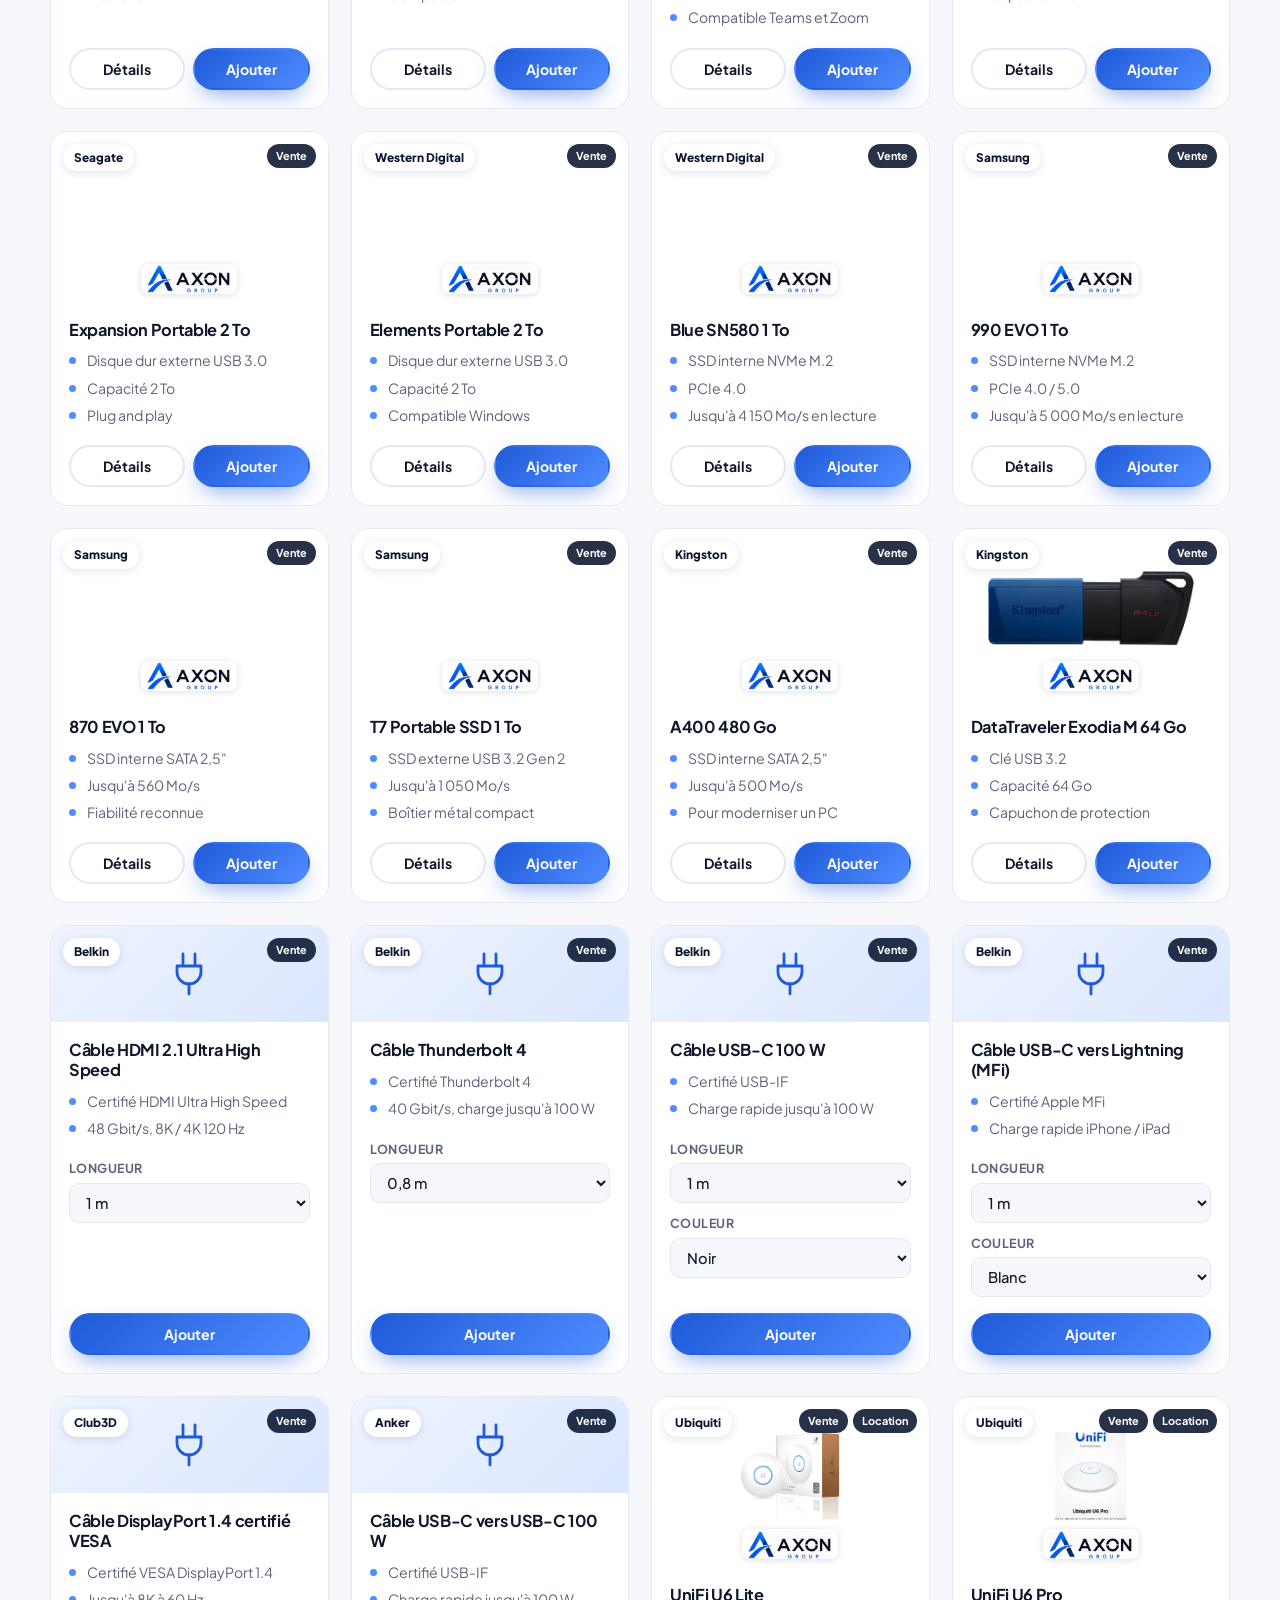
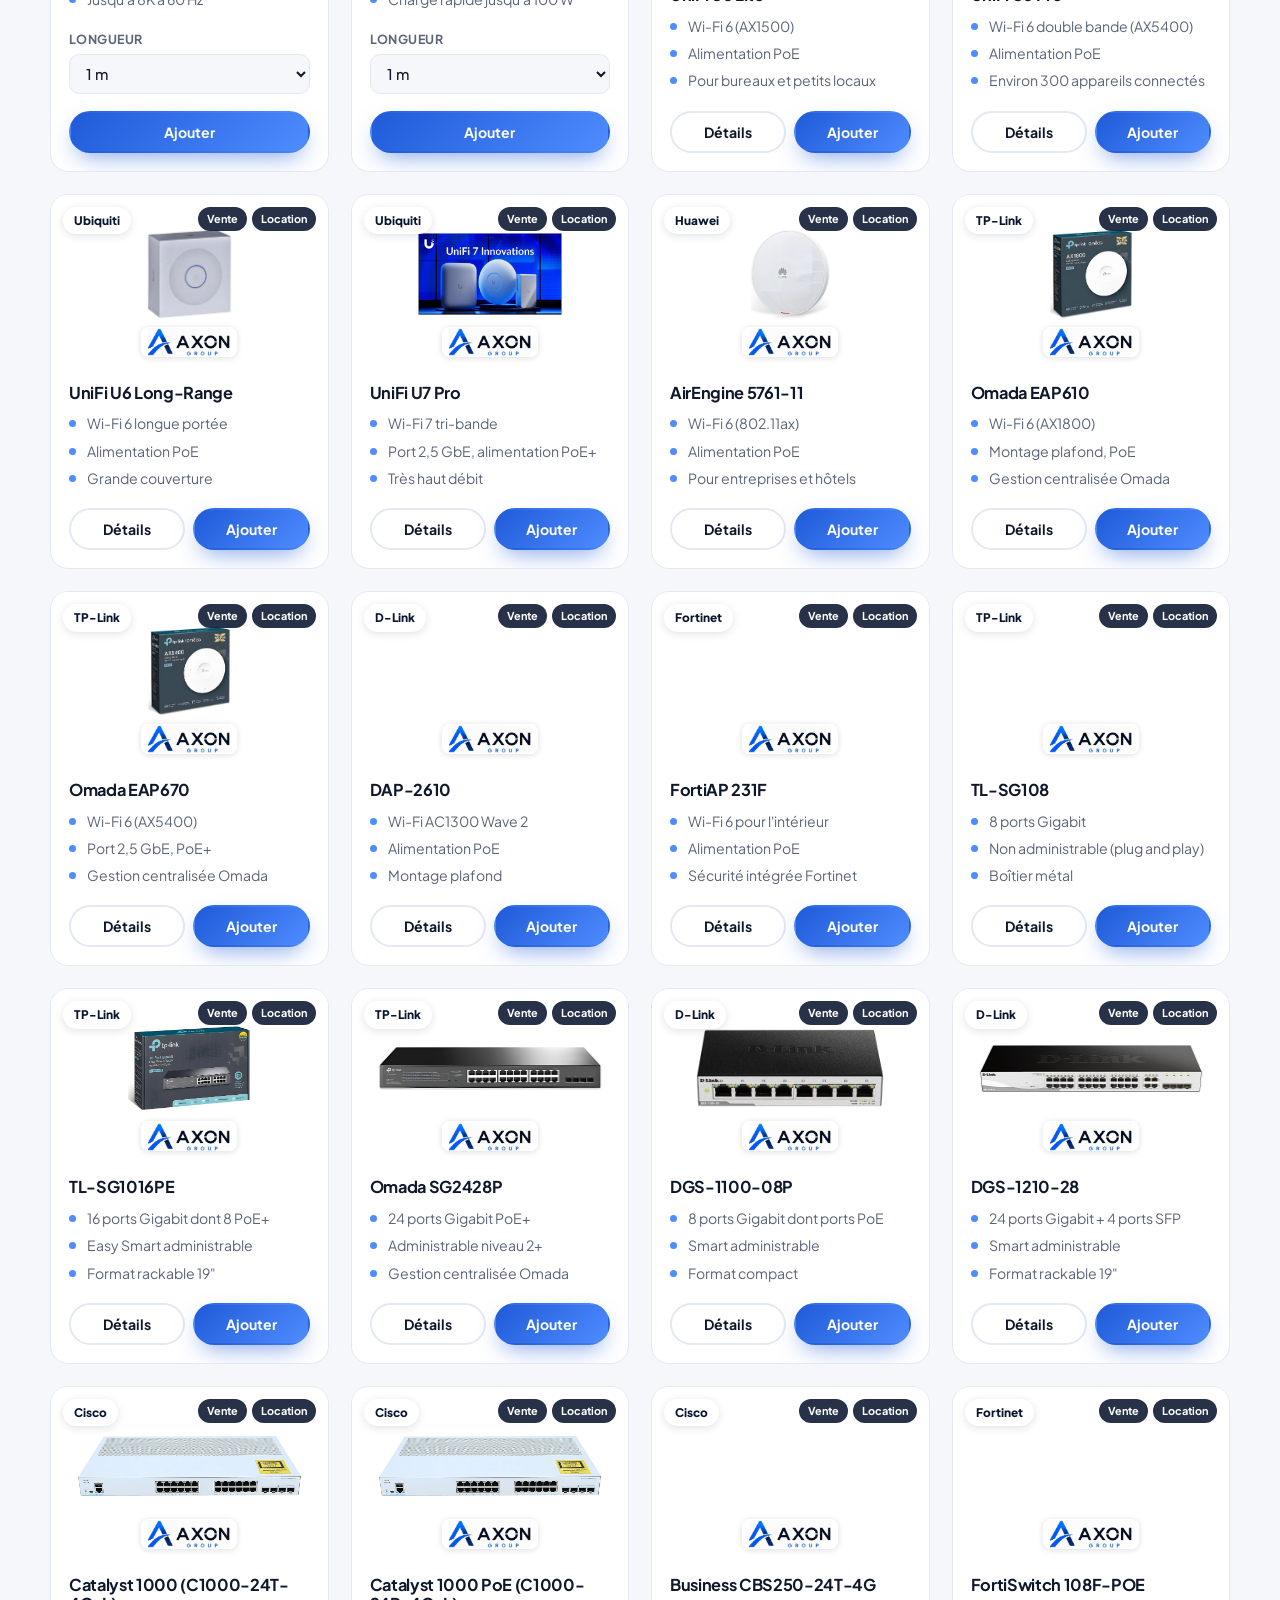
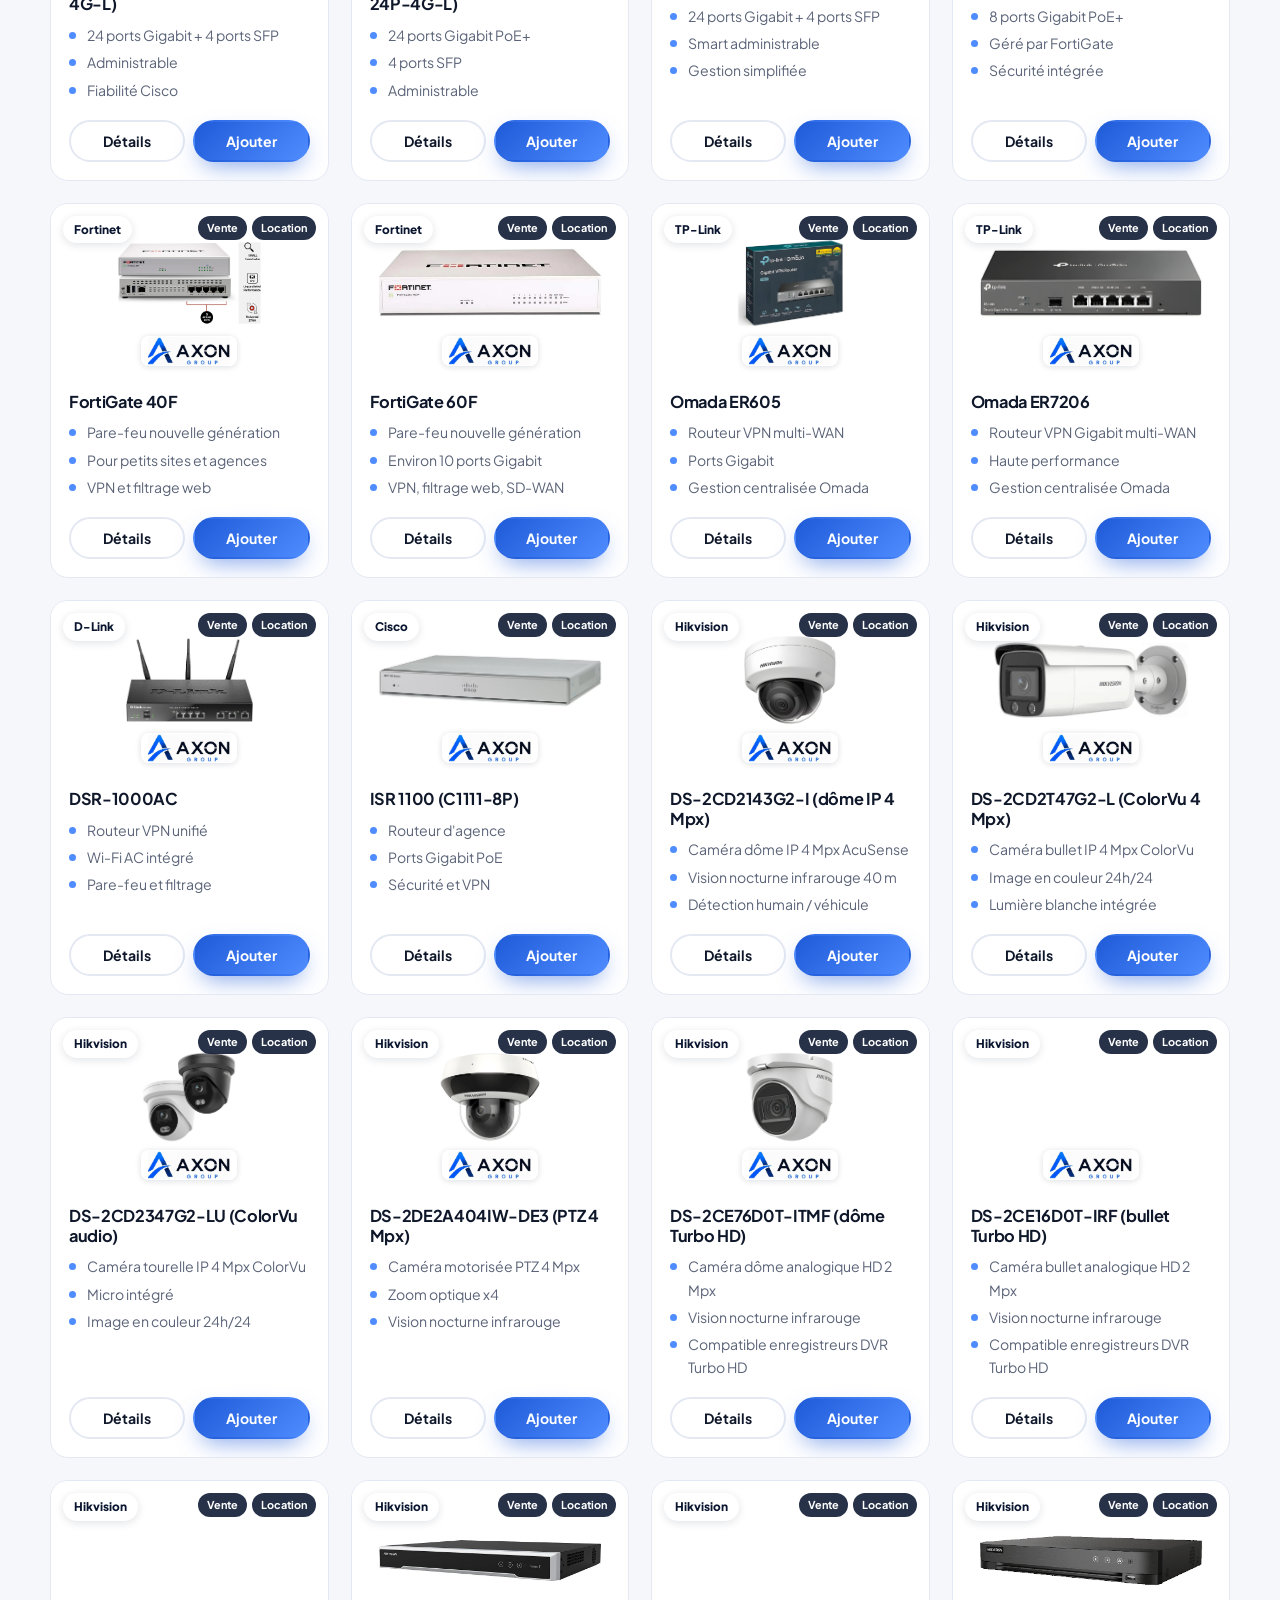
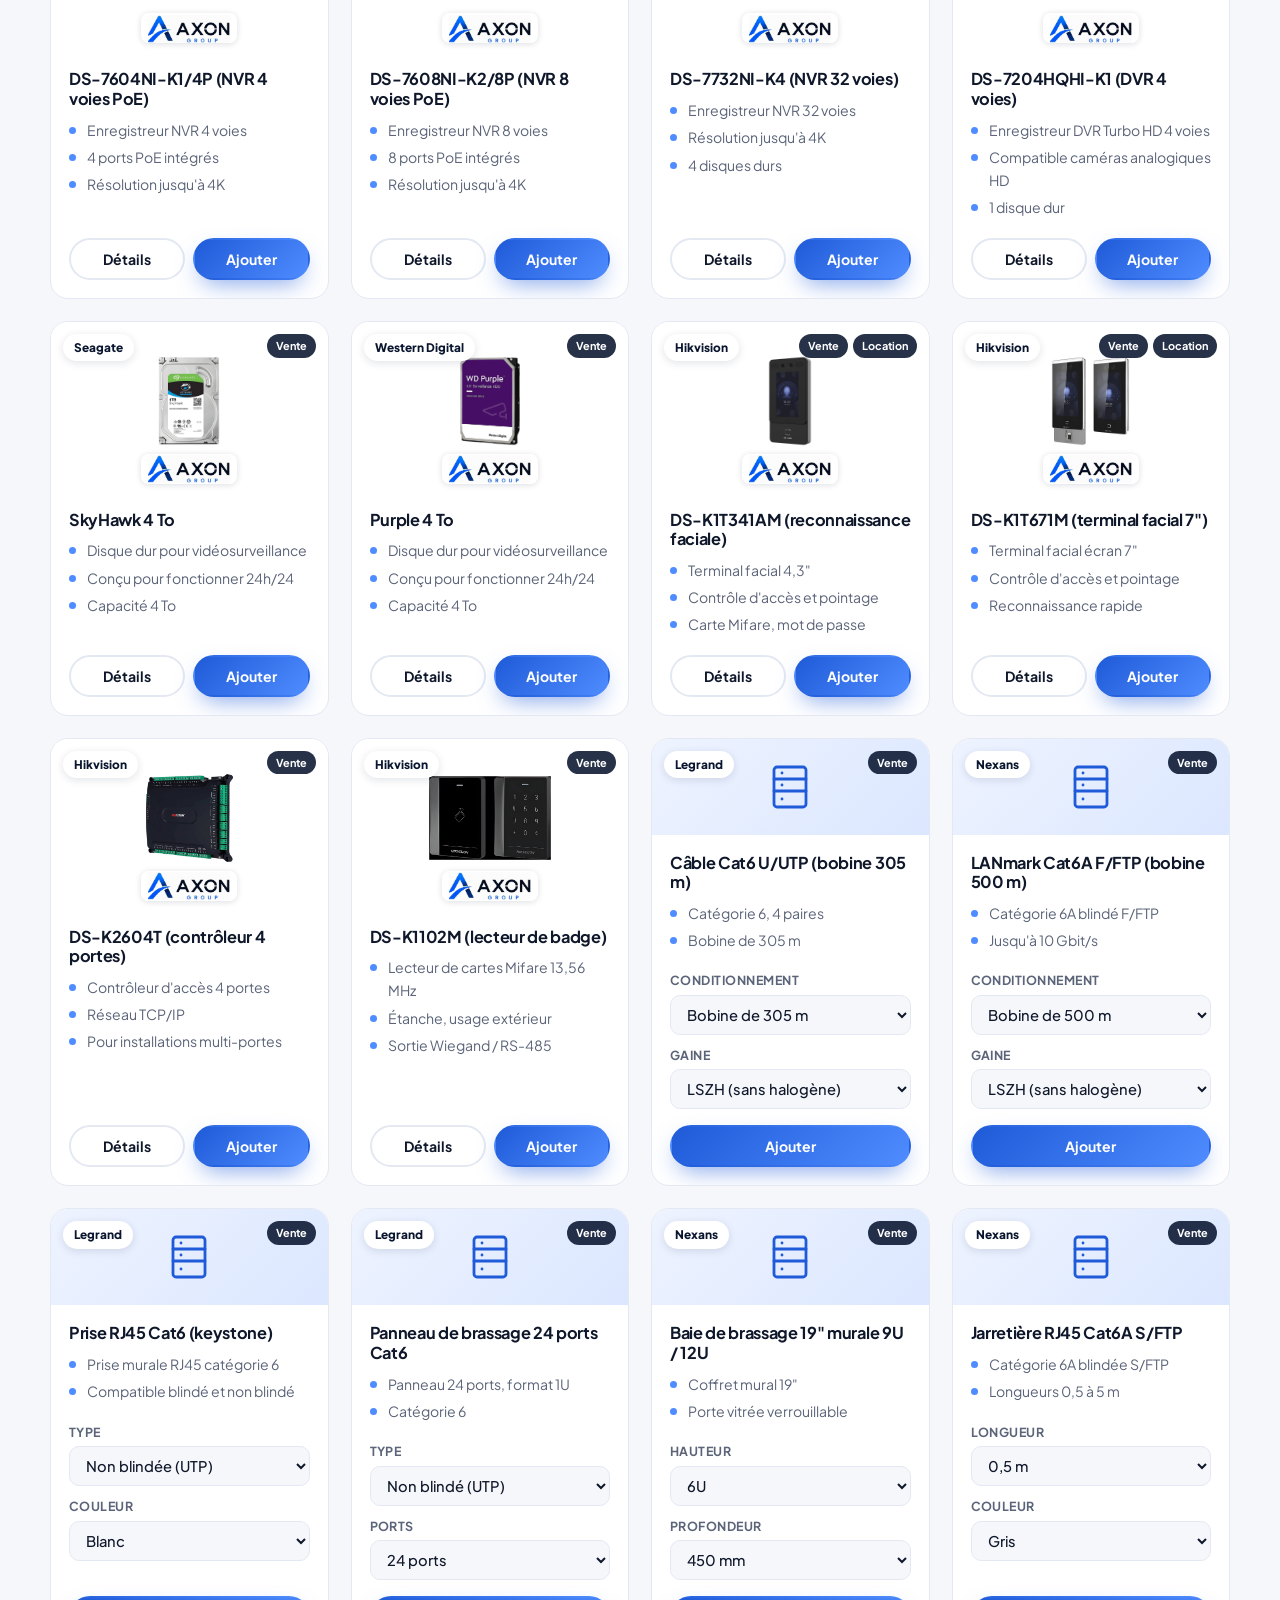
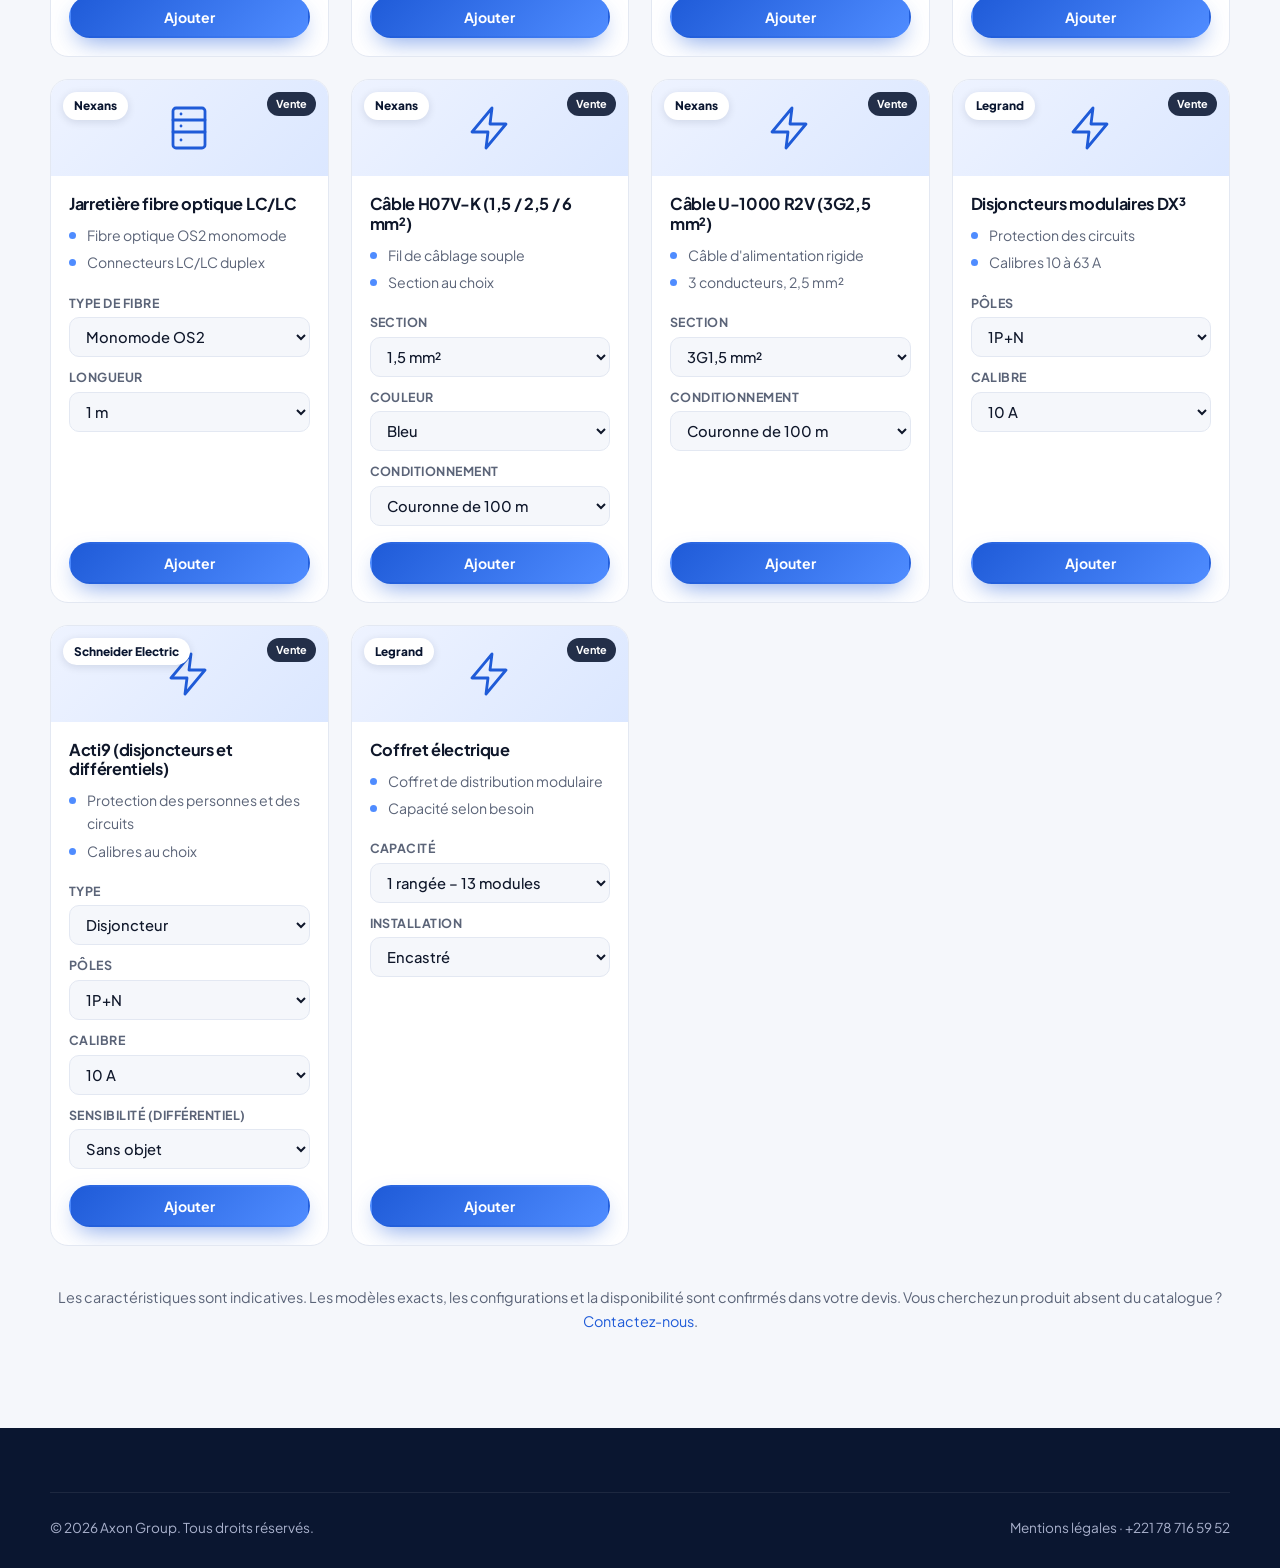
<file: boutique.html>
<!DOCTYPE html>
<html lang="fr">
<head>
  <meta charset="UTF-8">
  <meta name="viewport" content="width=device-width, initial-scale=1.0">
  <title>Boutique informatique — Vente, gros et location | Axon Group</title>
  <meta name="description" content="Catalogue Axon Group : smartphones, ordinateurs, imprimantes, réseau, vidéosurveillance, contrôle d'accès, câblage. Vente au détail et en gros, location, devis gratuit sous 24h.">
  <link rel="canonical" href="https://axongroupcorp.com/boutique.html">
  <meta name="theme-color" content="#0a1630">
  <link rel="icon" href="assets/favicon.png" type="image/png">
  <link rel="preconnect" href="https://fonts.googleapis.com">
  <link rel="preconnect" href="https://fonts.gstatic.com" crossorigin>
  <link href="https://fonts.googleapis.com/css2?family=Plus+Jakarta+Sans:wght@400;500;600;700;800&display=swap" rel="stylesheet">
  <link rel="stylesheet" href="css/style.css">
</head>
<body>

  <header class="header is-scrolled" id="header">
    <div class="container header__inner">
      <a href="index.html" class="logo"><img src="assets/logo-icon.png" alt="Axon Group">AXON<span>GROUP</span></a>
      <nav class="nav" id="nav">
        <a href="index.html">Accueil</a>
        <a href="index.html#services">Services</a>
        <a href="boutique.html" aria-current="page">Boutique</a>
        <a href="index.html#contact">Contact</a>
        <button type="button" class="btn btn--primary" data-open-cart>Ma demande <span class="count" data-cart-count>0</span></button>
      </nav>
      <button class="burger" id="burger" aria-label="Ouvrir le menu" aria-expanded="false">
        <svg viewBox="0 0 24 24" fill="none" stroke="currentColor" stroke-width="2" stroke-linecap="round"><path d="M4 7h16M4 12h16M4 17h16"/></svg>
      </button>
    </div>
  </header>

  <main>
    <section class="shop-hero">
      <div class="container">
        <span class="eyebrow">Boutique</span>
        <h1>Matériel informatique : <span class="gradient-text">vente, gros et location</span></h1>
        <p>Choisissez vos équipements, ajoutez-les à votre demande, et recevez un devis personnalisé sous 24h. Aucun paiement en ligne.</p>
        <p class="wholesale"><strong>Vente en gros disponible</strong> pour les revendeurs, entreprises et institutions. Indiquez vos quantités dans votre demande et recevez une offre adaptée.</p>
        <div class="search">
          <svg viewBox="0 0 24 24" fill="none" stroke="currentColor" stroke-width="2" stroke-linecap="round"><circle cx="11" cy="11" r="7"/><path d="M21 21l-4.3-4.3"/></svg>
          <input id="search" type="search" placeholder="Rechercher un produit, une marque…" aria-label="Rechercher">
        </div>
      </div>
    </section>

    <section class="section section--soft shop">
      <div class="container">
        <div class="chips" id="chips" role="tablist" aria-label="Catégories"></div>

        <div class="toolbar">
          <strong id="count"></strong>
          <div class="toolbar__filters">
            <select id="mode" aria-label="Vente ou location">
              <option value="all">Vente, gros et location</option>
              <option value="vente">Vente (détail et gros)</option>
              <option value="location">Location</option>
            </select>
            <select id="brand" aria-label="Marque"></select>
          </div>
        </div>

        <div class="products" id="grid"></div>

        <div class="trust__empty" id="empty" hidden>
          <strong>Aucun produit ne correspond à votre recherche</strong>
          <button type="button" class="btn btn--primary btn--sm" id="reset" style="margin-top:12px">Réinitialiser les filtres</button>
        </div>

        <p class="shop-note">Les caractéristiques sont indicatives. Les modèles exacts, les configurations et la disponibilité sont confirmés dans votre devis. Vous cherchez un produit absent du catalogue ? <a href="index.html#contact">Contactez-nous</a>.</p>
      </div>
    </section>
  </main>

  <footer class="footer">
    <div class="container footer__bottom">
      <span>© <span id="year">2026</span> Axon Group. Tous droits réservés.</span>
      <span><a href="mentions-legales.html">Mentions légales</a> · <a href="tel:+221787165952">+221 78 716 59 52</a></span>
    </div>
  </footer>

  <!-- Bouton flottant : ma demande -->
  <button type="button" class="cart-fab" data-open-cart aria-label="Ouvrir ma demande de devis">
    <svg viewBox="0 0 24 24" fill="none" stroke="currentColor" stroke-width="2" stroke-linecap="round" stroke-linejoin="round"><path d="M6 6h15l-1.5 9h-12z"/><path d="M6 6L5 3H2"/><circle cx="9" cy="20" r="1.3"/><circle cx="18" cy="20" r="1.3"/></svg>
    Ma demande <span class="count" data-cart-count>0</span>
  </button>

  <a class="whatsapp" id="whatsapp" href="#" target="_blank" rel="noopener" aria-label="Nous écrire sur WhatsApp">
    <svg viewBox="0 0 24 24" fill="currentColor"><path d="M17.5 14.4c-.3-.1-1.8-.9-2-1-.3-.1-.5-.1-.7.1-.2.3-.8 1-.9 1.2-.2.2-.3.2-.6.1-.3-.1-1.3-.5-2.4-1.5-.9-.8-1.5-1.8-1.7-2.1-.2-.3 0-.5.1-.6l.4-.5c.2-.2.2-.3.3-.5.1-.2 0-.4 0-.5l-.9-2.2c-.2-.6-.5-.5-.7-.5h-.6c-.2 0-.5.1-.8.4-.3.3-1 1-1 2.5s1.1 2.9 1.2 3.1c.1.2 2.1 3.2 5.1 4.5.7.3 1.3.5 1.7.6.7.2 1.4.2 1.9.1.6-.1 1.8-.7 2-1.4.2-.7.2-1.3.2-1.4-.1-.1-.3-.2-.6-.3zM12 21.8c-1.8 0-3.5-.5-5-1.4l-.4-.2-3.7 1 1-3.6-.2-.4A9.8 9.8 0 1 1 12 21.8zm8.4-18.2A11.8 11.8 0 0 0 1.7 17.8L0 24l6.4-1.7A11.8 11.8 0 0 0 24 12c0-3.2-1.2-6.1-3.6-8.4z"/></svg>
  </a>

  <!-- Fiche produit -->
  <dialog id="detail" class="detail">
    <button type="button" class="detail__close" data-close-detail aria-label="Fermer">✕</button>
    <div id="detail-body" class="detail__grid"></div>
  </dialog>

  <!-- Panneau "Ma demande de devis" -->
  <div class="overlay" id="overlay"></div>
  <aside class="drawer" id="drawer" aria-label="Ma demande de devis">
    <div class="drawer__head">
      <h2>Ma demande de devis</h2>
      <button type="button" class="drawer__close" data-close-cart aria-label="Fermer">✕</button>
    </div>
    <div class="drawer__body">
      <p class="form__status" id="cart-status" role="status"></p>
      <div id="cart-empty" class="cart-empty">
        <strong>Votre demande est vide</strong>
        Parcourez le catalogue et cliquez sur « Ajouter » pour constituer votre devis.
        <button type="button" class="btn btn--primary btn--sm" data-close-cart>Voir le catalogue</button>
      </div>
      <ul class="lines" id="cart-list"></ul>

      <form id="cart-form" novalidate hidden>
        <h3>Vos coordonnées</h3>
        <input type="text" name="_honey" class="hp" tabindex="-1" autocomplete="off" aria-hidden="true">
        <div class="field"><label for="c-nom">Nom complet *</label><input id="c-nom" name="Nom" required autocomplete="name"></div>
        <div class="field"><label for="c-ent">Entreprise</label><input id="c-ent" name="Entreprise" autocomplete="organization"></div>
        <div class="form__row">
          <div class="field"><label for="c-mail">E-mail *</label><input id="c-mail" name="Email" type="email" required autocomplete="email"></div>
          <div class="field"><label for="c-tel">Téléphone</label><input id="c-tel" name="Téléphone" type="tel" autocomplete="tel"></div>
        </div>
        <div class="field" id="rent-field" hidden>
          <label for="c-duree">Durée de location souhaitée</label>
          <select id="c-duree" name="Durée de location">
            <option>À définir ensemble</option><option>Moins d'un mois</option><option>1 à 3 mois</option>
            <option>3 à 6 mois</option><option>6 à 12 mois</option><option>Plus d'un an</option>
          </select>
        </div>
        <label class="check"><input type="checkbox" name="Vente en gros" value="Oui"> Je souhaite une offre de gros (grandes quantités, revendeur)</label>
        <div class="field"><label for="c-msg">Précisions (facultatif)</label><textarea id="c-msg" name="Message" placeholder="Délai, lieu de livraison ou d'installation, besoins particuliers…"></textarea></div>
        <button type="submit" class="btn btn--primary" id="send">Envoyer ma demande de devis</button>
        <p class="form__note">Devis gratuit et sans engagement · Réponse sous 24h ouvrées</p>
      </form>
    </div>
  </aside>

  <div class="toast" id="toast" role="status" aria-live="polite"></div>

  <script src="js/main.js"></script>
  <script src="js/products.js"></script>
  <script src="js/shop.js"></script>
</body>
</html>
</file>
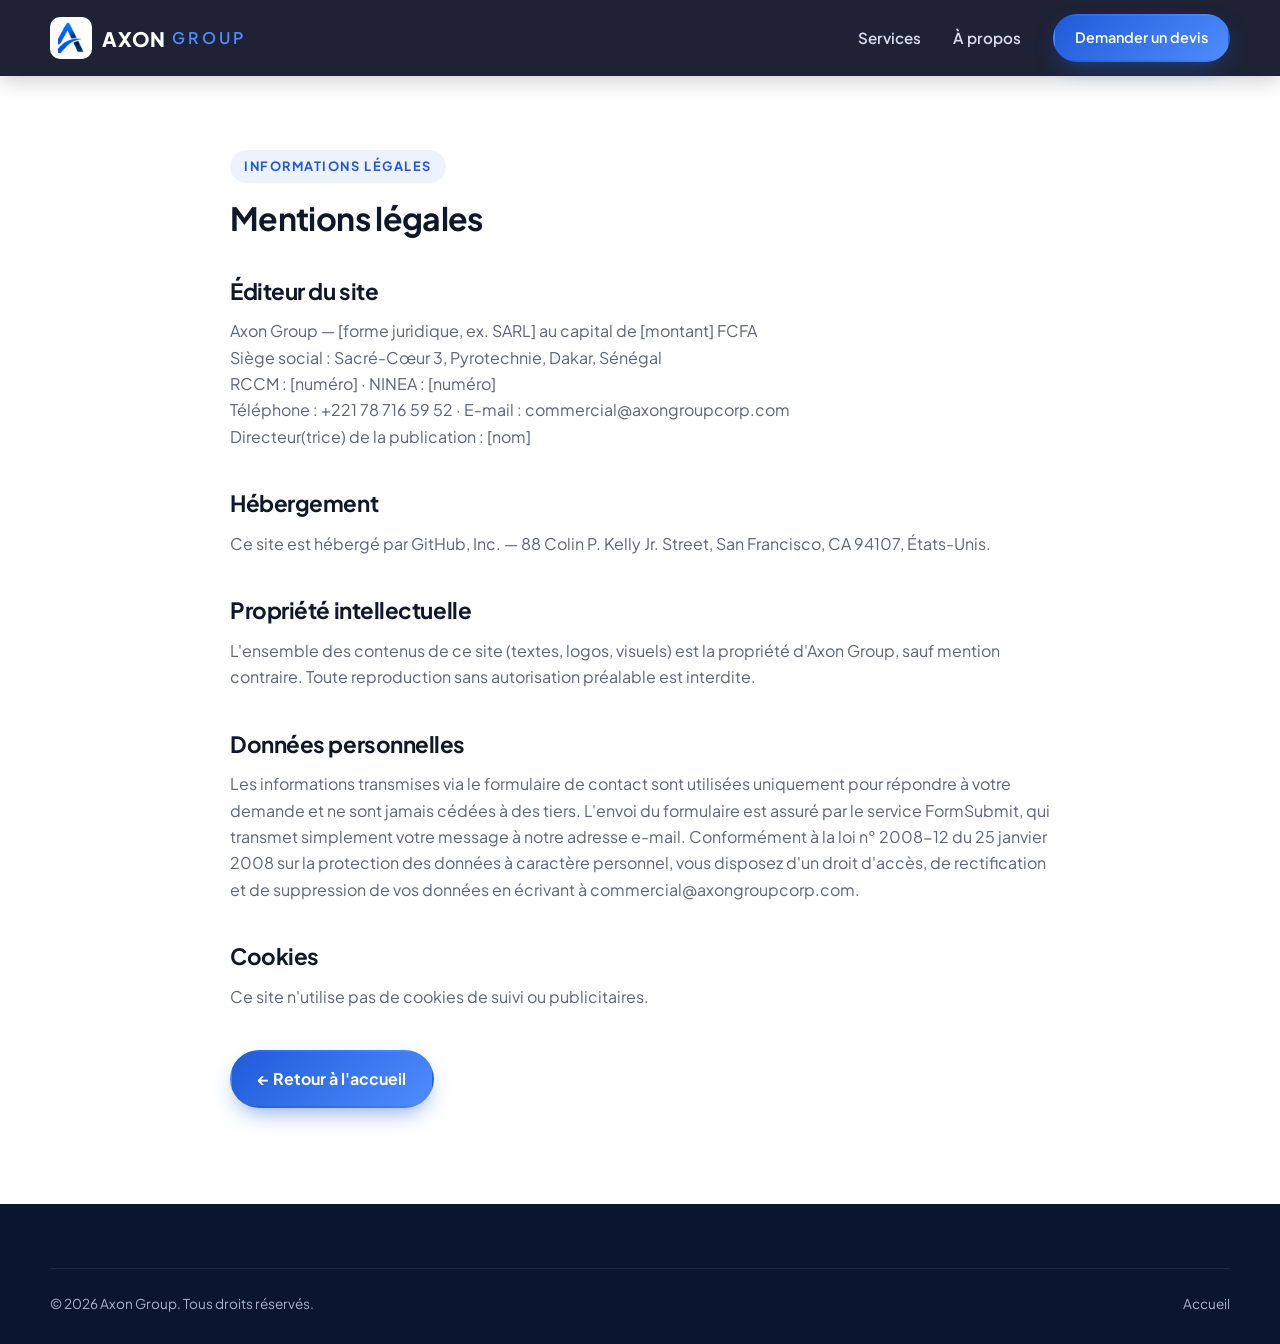
<file: mentions-legales.html>
<!DOCTYPE html>
<html lang="fr">
<head>
  <meta charset="UTF-8">
  <meta name="viewport" content="width=device-width, initial-scale=1.0">
  <title>Mentions légales — Axon Group</title>
  <meta name="robots" content="noindex">
  <link rel="icon" href="assets/favicon.png" type="image/png">
  <link rel="preconnect" href="https://fonts.googleapis.com">
  <link rel="preconnect" href="https://fonts.gstatic.com" crossorigin>
  <link href="https://fonts.googleapis.com/css2?family=Plus+Jakarta+Sans:wght@400;500;600;700;800&display=swap" rel="stylesheet">
  <link rel="stylesheet" href="css/style.css">
</head>
<body>
  <header class="header is-scrolled">
    <div class="container header__inner">
      <a href="index.html" class="logo"><img src="assets/logo-icon.png" alt="Axon Group">AXON<span>GROUP</span></a>
      <nav class="nav" id="nav">
        <a href="index.html#services">Services</a>
        <a href="index.html#apropos">À propos</a>
        <a href="index.html#contact" class="btn btn--primary">Demander un devis</a>
      </nav>
      <button class="burger" id="burger" aria-label="Ouvrir le menu" aria-expanded="false">
        <svg viewBox="0 0 24 24" fill="none" stroke="currentColor" stroke-width="2" stroke-linecap="round"><path d="M4 7h16M4 12h16M4 17h16"/></svg>
      </button>
    </div>
  </header>

  <!-- ✏️ Complétez les informations entre crochets [ ] -->
  <main class="page">
    <div class="container">
      <span class="eyebrow">Informations légales</span>
      <h1>Mentions légales</h1>

      <h2>Éditeur du site</h2>
      <p>Axon Group — [forme juridique, ex. SARL] au capital de [montant] FCFA<br>
      Siège social : Sacré-Cœur 3, Pyrotechnie, Dakar, Sénégal<br>
      RCCM : [numéro] · NINEA : [numéro]<br>
      Téléphone : +221 78 716 59 52 · E-mail : commercial@axongroupcorp.com<br>
      Directeur(trice) de la publication : [nom]</p>

      <h2>Hébergement</h2>
      <p>Ce site est hébergé par GitHub, Inc. — 88 Colin P. Kelly Jr. Street, San Francisco, CA 94107, États-Unis.</p>

      <h2>Propriété intellectuelle</h2>
      <p>L'ensemble des contenus de ce site (textes, logos, visuels) est la propriété d'Axon Group, sauf mention contraire. Toute reproduction sans autorisation préalable est interdite.</p>

      <h2>Données personnelles</h2>
      <p>Les informations transmises via le formulaire de contact sont utilisées uniquement pour répondre à votre demande et ne sont jamais cédées à des tiers. L'envoi du formulaire est assuré par le service FormSubmit, qui transmet simplement votre message à notre adresse e-mail. Conformément à la loi n° 2008-12 du 25 janvier 2008 sur la protection des données à caractère personnel, vous disposez d'un droit d'accès, de rectification et de suppression de vos données en écrivant à commercial@axongroupcorp.com.</p>

      <h2>Cookies</h2>
      <p>Ce site n'utilise pas de cookies de suivi ou publicitaires.</p>

      <p style="margin-top:40px"><a href="index.html" class="btn btn--primary">← Retour à l'accueil</a></p>
    </div>
  </main>

  <footer class="footer">
    <div class="container footer__bottom">
      <span>© <span id="year">2026</span> Axon Group. Tous droits réservés.</span>
      <a href="index.html">Accueil</a>
    </div>
  </footer>
  <script src="js/main.js"></script>
</body>
</html>
</file>
<file: css/style.css>
/* ==========================================================================
   AXON GROUP — Feuille de style
   ✏️ Pour changer les couleurs du site, modifiez uniquement les variables
   ci-dessous (section :root). Tout le site s'adapte automatiquement.
   ========================================================================== */

:root {
  /* Couleurs principales */
  --primary: #1f5bd8;        /* Bleu roi — boutons, liens */
  --primary-dark: #143c94;
  --accent: #4f8cff;         /* Bleu clair — dégradés, détails */
  --warm: #f59e0b;           /* Ambre — petites touches */

  /* Fonds et textes */
  --night: #0a1630;          /* Bleu marine — sections sombres */
  --night-2: #102148;
  --bg: #ffffff;
  --bg-soft: #f5f7fb;
  --text: #0f172a;
  --muted: #5b6478;
  --border: #e3e8f2;

  --gradient: linear-gradient(135deg, var(--primary) 0%, var(--accent) 100%);
  --radius: 18px;
  --shadow: 0 10px 30px -12px rgba(15, 23, 42, 0.18);
  --font: "Plus Jakarta Sans", system-ui, -apple-system, "Segoe UI", sans-serif;
}

/* ---------- Base ---------- */
*, *::before, *::after { box-sizing: border-box; }
html { scroll-behavior: smooth; scroll-padding-top: 80px; }
body {
  margin: 0;
  font-family: var(--font);
  color: var(--text);
  background: var(--bg);
  line-height: 1.65;
  -webkit-font-smoothing: antialiased;
}
img, svg { max-width: 100%; display: block; }
a { color: var(--primary); text-decoration: none; }
h1, h2, h3 { line-height: 1.2; margin: 0 0 .6em; letter-spacing: -0.02em; }
p { margin: 0 0 1em; }

.container { width: min(1180px, 100% - 32px); margin-inline: auto; }
.section { padding: 96px 0; }
.section--soft { background: var(--bg-soft); }
.section--dark { background: var(--night); color: #e7eaf6; }
.section--dark .section-head p { color: #a9b1cc; }

.section-head { max-width: 680px; margin: 0 auto 56px; text-align: center; }
.section-head h2 { font-size: clamp(1.8rem, 3.5vw, 2.6rem); }
.section-head p { color: var(--muted); font-size: 1.08rem; }

.eyebrow {
  display: inline-block;
  font-size: .8rem; font-weight: 700; letter-spacing: .12em; text-transform: uppercase;
  color: var(--primary);
  background: rgba(31, 91, 216, .08);
  padding: 6px 14px; border-radius: 999px; margin-bottom: 16px;
}
.section--dark .eyebrow { color: var(--accent); background: rgba(79, 140, 255, .12); }
.gradient-text { background: var(--gradient); -webkit-background-clip: text; background-clip: text; color: transparent; }

/* ---------- Boutons ---------- */
.btn {
  display: inline-flex; align-items: center; gap: 10px;
  padding: 14px 26px; border-radius: 999px;
  font-weight: 700; font-size: 1rem; border: 2px solid transparent;
  cursor: pointer; transition: transform .2s, box-shadow .2s, background .2s;
  font-family: inherit;
}
.btn svg { width: 18px; height: 18px; }
.btn--primary { background: var(--gradient); color: #fff; box-shadow: 0 10px 24px -8px rgba(31, 91, 216, .6); }
.btn--primary:hover { transform: translateY(-2px); box-shadow: 0 14px 30px -8px rgba(31, 91, 216, .7); }
.btn--ghost { border-color: rgba(255, 255, 255, .25); color: #fff; }
.btn--ghost:hover { background: rgba(255, 255, 255, .08); }

/* ---------- En-tête ---------- */
.header {
  position: fixed; inset: 0 0 auto 0; z-index: 50;
  transition: background .3s, box-shadow .3s;
}
.header.is-scrolled { background: rgba(11, 16, 35, .92); backdrop-filter: blur(12px); box-shadow: 0 4px 20px rgba(0, 0, 0, .2); }
.header__inner { display: flex; align-items: center; justify-content: space-between; height: 76px; }
.logo { display: flex; align-items: center; gap: 10px; color: #fff; font-weight: 800; font-size: 1.25rem; }
.logo img { width: 36px; height: 36px; }
.logo span { color: var(--accent); }

.nav { display: flex; align-items: center; gap: 32px; }
.nav a { color: #d6dbef; font-weight: 600; font-size: .95rem; }
.nav a:hover { color: #fff; }
.nav .btn { padding: 10px 20px; font-size: .9rem; color: #fff; }

.burger { display: none; background: none; border: 0; color: #fff; cursor: pointer; padding: 8px; }
.burger svg { width: 28px; height: 28px; }

/* ---------- Héros ---------- */
.hero {
  position: relative; overflow: hidden;
  background: var(--night); color: #fff;
  padding: 170px 0 110px;
}
.hero::before, .hero::after {
  content: ""; position: absolute; border-radius: 50%; filter: blur(80px); opacity: .55; pointer-events: none;
}
.hero::before { width: 520px; height: 520px; background: var(--primary); top: -160px; right: -120px; }
.hero::after { width: 420px; height: 420px; background: var(--accent); bottom: -220px; left: -120px; opacity: .35; }
.hero__grid {
  position: absolute; inset: 0; pointer-events: none;
  background-image: linear-gradient(rgba(255,255,255,.04) 1px, transparent 1px),
                    linear-gradient(90deg, rgba(255,255,255,.04) 1px, transparent 1px);
  background-size: 56px 56px;
  mask-image: radial-gradient(ellipse at center, #000 30%, transparent 75%);
}
.hero__inner { position: relative; z-index: 1; display: grid; grid-template-columns: 1.1fr .9fr; gap: 56px; align-items: center; }
.hero h1 { font-size: clamp(2.3rem, 5.2vw, 3.9rem); font-weight: 800; }
.hero__lead { font-size: 1.15rem; color: #b8c0dc; max-width: 560px; margin-bottom: 32px; }
.hero__actions { display: flex; flex-wrap: wrap; gap: 14px; }
.hero__trust { display: flex; flex-wrap: wrap; gap: 28px; margin-top: 44px; color: #a9b1cc; font-size: .92rem; }
.hero__trust strong { display: block; color: #fff; font-size: 1.6rem; }

.hero__card {
  background: rgba(255, 255, 255, .05);
  border: 1px solid rgba(255, 255, 255, .1);
  border-radius: 24px; padding: 28px;
  backdrop-filter: blur(10px);
  box-shadow: 0 30px 60px -20px rgba(0, 0, 0, .5);
}
.hero__card-top { display: flex; gap: 8px; margin-bottom: 22px; }
.hero__card-top i { width: 12px; height: 12px; border-radius: 50%; background: #ff5f57; }
.hero__card-top i:nth-child(2) { background: #febc2e; }
.hero__card-top i:nth-child(3) { background: #28c840; }
.status { display: flex; align-items: center; justify-content: space-between; padding: 14px 16px; border-radius: 12px; background: rgba(255, 255, 255, .04); margin-bottom: 12px; font-size: .95rem; }
.status span { display: flex; align-items: center; gap: 10px; }
.status svg { width: 20px; height: 20px; color: var(--accent); }
.badge { font-size: .75rem; font-weight: 700; padding: 4px 10px; border-radius: 999px; background: rgba(40, 200, 64, .15); color: #4ade80; }
.badge--warm { background: rgba(245, 158, 11, .15); color: var(--warm); }

/* ---------- Services ---------- */
.cards { display: grid; grid-template-columns: repeat(3, 1fr); gap: 24px; }
.card {
  background: var(--bg); border: 1px solid var(--border); border-radius: var(--radius);
  padding: 32px; transition: transform .25s, box-shadow .25s, border-color .25s;
}
.card:hover { transform: translateY(-6px); box-shadow: var(--shadow); border-color: transparent; }
.card__icon {
  width: 56px; height: 56px; border-radius: 14px; display: grid; place-items: center;
  background: var(--gradient); color: #fff; margin-bottom: 22px;
}
.card__icon svg { width: 28px; height: 28px; }
.card h3 { font-size: 1.25rem; }
.card p { color: var(--muted); margin-bottom: 16px; }
.card ul { list-style: none; padding: 0; margin: 0; font-size: .93rem; }
.card li { padding: 4px 0 4px 26px; position: relative; }
.card li::before {
  content: ""; position: absolute; left: 0; top: 11px; width: 14px; height: 8px;
  border-left: 2px solid var(--accent); border-bottom: 2px solid var(--accent); transform: rotate(-45deg);
}

/* ---------- À propos ---------- */
.about { display: grid; grid-template-columns: 1fr 1fr; gap: 64px; align-items: center; }
.about h2 { font-size: clamp(1.8rem, 3.5vw, 2.6rem); }
.about__text p { color: var(--muted); font-size: 1.05rem; }
.features { display: grid; grid-template-columns: 1fr 1fr; gap: 18px; margin-top: 28px; }
.feature { display: flex; gap: 14px; align-items: flex-start; }
.feature svg { flex: none; width: 24px; height: 24px; color: var(--primary); margin-top: 2px; }
.feature strong { display: block; }
.feature small { color: var(--muted); font-size: .9rem; }

.about__visual { position: relative; }
.stats { display: grid; grid-template-columns: 1fr 1fr; gap: 20px; }
.stat {
  background: var(--bg); border-radius: var(--radius); padding: 30px; box-shadow: var(--shadow);
  border: 1px solid var(--border);
}
.stat:nth-child(2) { transform: translateY(30px); }
.stat:nth-child(4) { transform: translateY(30px); }
.stat strong { display: block; font-size: 2.4rem; font-weight: 800; background: var(--gradient); -webkit-background-clip: text; background-clip: text; color: transparent; }
.stat span { color: var(--muted); font-size: .95rem; }

/* ---------- Méthode ---------- */
.steps { display: grid; grid-template-columns: repeat(4, 1fr); gap: 24px; counter-reset: step; }
.step {
  position: relative; padding: 32px 26px; border-radius: var(--radius);
  background: var(--night-2); border: 1px solid rgba(255, 255, 255, .07);
}
.step::before {
  counter-increment: step; content: "0" counter(step);
  display: block; font-size: 2.6rem; font-weight: 800; margin-bottom: 14px;
  background: var(--gradient); -webkit-background-clip: text; background-clip: text; color: transparent;
}
.step h3 { font-size: 1.15rem; color: #fff; }
.step p { color: #a9b1cc; font-size: .95rem; margin: 0; }

/* ---------- Témoignages ---------- */
.testimonials { display: grid; grid-template-columns: repeat(3, 1fr); gap: 24px; }
.testimonial { background: var(--bg); border-radius: var(--radius); padding: 32px; border: 1px solid var(--border); display: flex; flex-direction: column; }
.stars { color: var(--warm); letter-spacing: 3px; margin-bottom: 14px; }
.testimonial blockquote { margin: 0 0 24px; color: var(--text); flex: 1; }
.author { display: flex; align-items: center; gap: 12px; }
.avatar { width: 44px; height: 44px; border-radius: 50%; display: grid; place-items: center; background: var(--gradient); color: #fff; font-weight: 700; }
.author small { display: block; color: var(--muted); }

/* ---------- Bandeau CTA ---------- */
.cta {
  background: var(--gradient); border-radius: 28px; padding: 64px 48px; color: #fff;
  display: flex; align-items: center; justify-content: space-between; gap: 32px; flex-wrap: wrap;
  position: relative; overflow: hidden;
}
.cta h2 { font-size: clamp(1.6rem, 3vw, 2.2rem); margin-bottom: .3em; }
.cta p { margin: 0; opacity: .9; }
.cta .btn { background: #fff; color: var(--primary-dark); }
.cta .btn:hover { transform: translateY(-2px); }

/* ---------- Contact ---------- */
.contact { display: grid; grid-template-columns: .9fr 1.1fr; gap: 48px; }
.contact__info h2 { font-size: clamp(1.8rem, 3.5vw, 2.6rem); }
.contact__info > p { color: var(--muted); }
.info-list { list-style: none; padding: 0; margin: 32px 0 0; display: grid; gap: 18px; }
.info-list li { display: flex; gap: 16px; align-items: center; }
.info-list .card__icon { width: 48px; height: 48px; margin: 0; flex: none; }
.info-list .card__icon svg { width: 22px; height: 22px; }
.info-list small { display: block; color: var(--muted); font-size: .85rem; }
.info-list a, .info-list strong { color: var(--text); font-weight: 700; }

.form { background: var(--bg); border: 1px solid var(--border); border-radius: 24px; padding: 36px; box-shadow: var(--shadow); }
.form__row { display: grid; grid-template-columns: 1fr 1fr; gap: 18px; }
.field { margin-bottom: 18px; }
.field label { display: block; font-weight: 600; font-size: .9rem; margin-bottom: 6px; }
.field input, .field select, .field textarea {
  width: 100%; padding: 13px 16px; font: inherit; font-size: .97rem;
  border: 1.5px solid var(--border); border-radius: 12px; background: var(--bg-soft); color: var(--text);
  transition: border-color .2s, background .2s;
}
.field input:focus, .field select:focus, .field textarea:focus { outline: none; border-color: var(--primary); background: #fff; }
.field textarea { min-height: 130px; resize: vertical; }
.form .btn { width: 100%; justify-content: center; }
.form__note { margin: 14px 0 0; font-size: .85rem; color: var(--muted); text-align: center; }

/* ---------- Pied de page ---------- */
.footer { background: var(--night); color: #a9b1cc; padding: 64px 0 28px; font-size: .95rem; }
.footer__grid { display: grid; grid-template-columns: 1.4fr 1fr 1fr; gap: 40px; margin-bottom: 40px; }
.footer h4 { color: #fff; margin: 0 0 16px; font-size: 1rem; }
.footer ul { list-style: none; padding: 0; margin: 0; display: grid; gap: 10px; }
.footer a { color: #a9b1cc; }
.footer a:hover { color: #fff; }
.footer__bottom { border-top: 1px solid rgba(255, 255, 255, .08); padding-top: 24px; display: flex; justify-content: space-between; flex-wrap: wrap; gap: 12px; font-size: .85rem; }

/* ---------- Bouton WhatsApp flottant ---------- */
.whatsapp {
  position: fixed; right: 22px; bottom: 22px; z-index: 60;
  width: 58px; height: 58px; border-radius: 50%; background: #25d366; color: #fff;
  display: grid; place-items: center; box-shadow: 0 10px 25px -5px rgba(37, 211, 102, .6);
  transition: transform .2s;
}
.whatsapp:hover { transform: scale(1.08); }
.whatsapp svg { width: 30px; height: 30px; }

/* ---------- Page simple (mentions légales) ---------- */
.page { padding: 150px 0 80px; }
.page .container { max-width: 820px; }
.page h2 { margin-top: 1.8em; font-size: 1.4rem; }
.page p, .page li { color: var(--muted); }

/* ---------- Animations d'apparition ---------- */
.reveal { opacity: 0; transform: translateY(24px); transition: opacity .7s ease, transform .7s ease; }
.reveal.is-visible { opacity: 1; transform: none; }
@media (prefers-reduced-motion: reduce) {
  .reveal { opacity: 1; transform: none; transition: none; }
  html { scroll-behavior: auto; }
}

/* ---------- Responsive ---------- */
@media (max-width: 1000px) {
  .hero__inner, .about, .contact { grid-template-columns: 1fr; }
  .hero__card { max-width: 520px; }
  .cards, .testimonials { grid-template-columns: 1fr 1fr; }
  .steps { grid-template-columns: 1fr 1fr; }
  .footer__grid { grid-template-columns: 1fr 1fr; }
}
@media (max-width: 760px) {
  .section { padding: 72px 0; }
  .burger { display: block; }
  .nav {
    position: fixed; inset: 76px 0 auto 0; flex-direction: column; align-items: stretch; gap: 0;
    background: var(--night); padding: 12px 16px 24px; border-top: 1px solid rgba(255, 255, 255, .08);
    transform: translateY(-140%); transition: transform .3s;
  }
  .nav.is-open { transform: none; }
  .nav a { padding: 14px 4px; border-bottom: 1px solid rgba(255, 255, 255, .06); }
  .nav .btn { margin-top: 16px; justify-content: center; border-bottom: 0; }
  .header:has(.nav.is-open) { background: var(--night); }
  .hero { padding: 130px 0 80px; }
  .cards, .testimonials, .steps, .features, .form__row, .footer__grid { grid-template-columns: 1fr; }
  .stat:nth-child(2), .stat:nth-child(4) { transform: none; }
  .cta { padding: 44px 28px; }
  .form { padding: 24px; }
}

/* ---------- Logo ---------- */
.logo img { width: 40px; height: 40px; }
.logo { letter-spacing: .04em; }
.logo span { font-weight: 600; letter-spacing: .2em; font-size: .8em; margin-left: -4px; }

/* ---------- Puces de réassurance (accueil) ---------- */
.hero__tags { display: flex; flex-wrap: wrap; gap: 12px; margin-top: 40px; }
.hero__tags li {
  list-style: none; padding: 8px 16px; border-radius: 999px; font-size: .9rem; font-weight: 600;
  color: #dbe6ff; background: rgba(255,255,255,.07); border: 1px solid rgba(255,255,255,.12);
}
ul.hero__tags { padding: 0; margin-bottom: 0; }

/* ---------- Carte mise en avant (IA) ---------- */
.card--featured { border-color: var(--primary); box-shadow: var(--shadow); position: relative; }
.card__flag {
  position: absolute; top: 18px; right: 18px; font-size: .72rem; font-weight: 800; letter-spacing: .08em;
  text-transform: uppercase; color: #fff; background: var(--gradient); padding: 4px 10px; border-radius: 999px;
}

/* ---------- Bloc intelligence artificielle ---------- */
.ai { display: grid; grid-template-columns: 1.05fr .95fr; gap: 56px; align-items: center; }
.ai h2 { font-size: clamp(1.8rem, 3.5vw, 2.6rem); }
.ai p { color: #a9b1cc; font-size: 1.05rem; }
.ai-list { list-style: none; padding: 0; margin: 28px 0 32px; display: grid; gap: 16px; }
.ai-list li { display: flex; gap: 14px; }
.ai-list svg { flex: none; width: 24px; height: 24px; color: var(--accent); margin-top: 2px; }
.ai-list strong { display: block; color: #fff; }
.ai-list small { color: #a9b1cc; font-size: .93rem; }
.chat { background: var(--night-2); border: 1px solid rgba(255,255,255,.1); border-radius: 24px; padding: 24px; box-shadow: 0 30px 60px -20px rgba(0,0,0,.5); }
.chat__head { display: flex; align-items: center; gap: 12px; padding-bottom: 16px; margin-bottom: 18px; border-bottom: 1px solid rgba(255,255,255,.08); color: #fff; font-weight: 700; }
.chat__head .avatar { width: 38px; height: 38px; }
.chat__head small { display: block; font-weight: 500; color: #4ade80; font-size: .78rem; }
.bubble { max-width: 85%; padding: 12px 16px; border-radius: 16px; margin-bottom: 12px; font-size: .94rem; line-height: 1.5; }
.bubble--in { background: rgba(255,255,255,.08); color: #e7eaf6; border-bottom-left-radius: 4px; }
.bubble--out { background: var(--gradient); color: #fff; margin-left: auto; border-bottom-right-radius: 4px; }

/* ---------- Ils nous font confiance ---------- */
.trust { display: grid; grid-template-columns: repeat(auto-fit, minmax(180px, 1fr)); gap: 20px; }
.trust__item {
  display: grid; place-items: center; min-height: 96px; padding: 20px; border-radius: var(--radius);
  background: var(--bg); border: 1px solid var(--border); color: var(--muted); font-weight: 700; text-align: center;
}
.trust__item img { max-height: 56px; width: auto; filter: grayscale(1); opacity: .8; transition: .2s; }
.trust__item:hover img { filter: none; opacity: 1; }
.trust__empty {
  grid-column: 1 / -1; text-align: center; padding: 40px 24px; border-radius: var(--radius);
  border: 2px dashed var(--border); color: var(--muted); background: var(--bg);
}
.trust__empty strong { display: block; color: var(--text); font-size: 1.15rem; margin-bottom: 6px; }

/* ---------- Message du formulaire ---------- */
.form__status { margin: 14px 0 0; padding: 12px 16px; border-radius: 12px; font-size: .95rem; display: none; }
.form__status.is-ok { display: block; background: #e8f8ee; color: #14683a; }
.form__status.is-error { display: block; background: #fdecec; color: #9b1c1c; }
.hp { position: absolute; left: -9999px; }

@media (max-width: 1000px) { .ai { grid-template-columns: 1fr; } }

/* ---------- Logo officiel sur pastille blanche ---------- */
.logo img { background: #fff; border-radius: 10px; padding: 5px 6px; width: 42px; height: 42px; object-fit: contain; }

/* ==========================================================================
   BOUTIQUE
   ========================================================================== */
body.no-scroll { overflow: hidden; }
.count { display: inline-grid; place-items: center; min-width: 22px; height: 22px; padding: 0 6px; margin-left: 4px; border-radius: 999px; background: #fff; color: var(--primary-dark); font-size: .78rem; font-weight: 800; }
.nav a[aria-current="page"] { color: #fff; }

.shop-hero { background: var(--night); color: #fff; padding: 130px 0 56px; position: relative; overflow: hidden; }
.shop-hero::before { content: ""; position: absolute; width: 480px; height: 480px; border-radius: 50%; background: var(--primary); filter: blur(90px); opacity: .45; top: -200px; right: -100px; }
.shop-hero .container { position: relative; }
.shop-hero h1 { font-size: clamp(2rem, 4.5vw, 3.2rem); max-width: 760px; }
.shop-hero p { color: #b8c0dc; max-width: 640px; font-size: 1.1rem; }
.search { display: flex; align-items: center; gap: 12px; max-width: 560px; margin-top: 28px; padding: 0 20px; border-radius: 999px; background: #fff; color: var(--muted); }
.search svg { width: 20px; height: 20px; flex: none; }
.search input { flex: 1; border: 0; outline: 0; background: transparent; padding: 16px 0; font: inherit; color: var(--text); }

.shop { padding: 40px 0 80px; }
.chips { display: flex; gap: 10px; overflow-x: auto; padding: 4px 2px 14px; scrollbar-width: thin; }
.chip { white-space: nowrap; padding: 9px 16px; border-radius: 999px; border: 1.5px solid var(--border); background: #fff; color: var(--text); font: inherit; font-weight: 600; font-size: .92rem; cursor: pointer; transition: .15s; }
.chip:hover { border-color: var(--primary); color: var(--primary); }
.chip.is-active { background: var(--primary); border-color: var(--primary); color: #fff; }
.toolbar { display: flex; flex-wrap: wrap; gap: 12px; align-items: center; justify-content: space-between; margin: 10px 0 24px; }
.toolbar__filters { display: flex; flex-wrap: wrap; gap: 10px; }
.toolbar select { padding: 10px 14px; border-radius: 12px; border: 1.5px solid var(--border); background: #fff; font: inherit; color: var(--text); }

.products { display: grid; grid-template-columns: repeat(auto-fill, minmax(260px, 1fr)); gap: 22px; }
.product { display: flex; flex-direction: column; background: #fff; border: 1px solid var(--border); border-radius: var(--radius); overflow: hidden; transition: transform .2s, box-shadow .2s; }
.product:hover { transform: translateY(-4px); box-shadow: var(--shadow); }
.product__visual { position: relative; height: 170px; display: grid; place-items: center; color: var(--primary); background: linear-gradient(135deg, #eef3ff, #dbe7ff); }
.product__visual img { width: 100%; height: 100%; object-fit: contain; padding: 14px; }
.brand-pill { position: absolute; top: 12px; left: 12px; padding: 4px 11px; border-radius: 999px; background: #fff; color: var(--night); font-size: .74rem; font-weight: 800; box-shadow: 0 2px 8px rgba(10, 22, 48, .12); }
.modes { position: absolute; top: 12px; right: 12px; display: flex; gap: 5px; }
.mode { padding: 3px 9px; border-radius: 999px; background: rgba(10, 22, 48, .88); color: #fff; font-size: .68rem; font-weight: 700; }
.product__body { display: flex; flex-direction: column; flex: 1; padding: 18px; }
.product__body h3 { font-size: 1.02rem; margin-bottom: .5em; }
.specs { list-style: none; margin: 0 0 16px; padding: 0; font-size: .88rem; color: var(--muted); }
.specs li { position: relative; padding: 2px 0 2px 18px; }
.specs li::before { content: ""; position: absolute; left: 0; top: 10px; width: 7px; height: 7px; border-radius: 50%; background: var(--accent); }
.product__actions { margin-top: auto; display: flex; gap: 8px; }
.product__actions .btn { flex: 1; justify-content: center; }
.btn--sm { padding: 10px 16px; font-size: .88rem; }
.btn--outline { background: #fff; border-color: var(--border); color: var(--text); }
.btn--outline:hover { border-color: var(--primary); color: var(--primary); }
.shop-note { margin-top: 40px; text-align: center; color: var(--muted); font-size: .9rem; }

/* Fiche produit */
.detail { border: 0; border-radius: 22px; padding: 0; width: min(760px, calc(100% - 32px)); box-shadow: 0 30px 80px rgba(10, 22, 48, .4); }
.detail::backdrop { background: rgba(10, 22, 48, .6); }
.detail__close, .drawer__close { position: absolute; top: 14px; right: 14px; width: 36px; height: 36px; border-radius: 50%; border: 0; background: var(--bg-soft); color: var(--text); cursor: pointer; font-size: 1rem; z-index: 2; }
.detail__grid { display: grid; grid-template-columns: .8fr 1.2fr; }
.detail__visual { display: grid; place-items: center; min-height: 260px; color: var(--primary); background: linear-gradient(135deg, #eef3ff, #dbe7ff); }
.detail__visual img { width: 100%; padding: 20px; object-fit: contain; }
.detail__text { padding: 36px 32px; }
.detail__text h2 { font-size: 1.5rem; }
.detail__modes { color: var(--primary); font-weight: 700; font-size: .92rem; }
.specs--full { font-size: .95rem; }
.note { font-size: .82rem; color: var(--muted); margin: 8px 0 18px; }

/* Panneau de demande */
.overlay { position: fixed; inset: 0; z-index: 90; background: rgba(10, 22, 48, .55); opacity: 0; pointer-events: none; transition: opacity .25s; }
.overlay.is-open { opacity: 1; pointer-events: auto; }
.drawer { position: fixed; top: 0; right: 0; bottom: 0; z-index: 100; width: min(460px, 100%); display: flex; flex-direction: column; background: #fff; box-shadow: -20px 0 60px rgba(10, 22, 48, .3); transform: translateX(105%); transition: transform .3s; }
.drawer.is-open { transform: none; }
.drawer__head { position: relative; padding: 22px 64px 18px 24px; border-bottom: 1px solid var(--border); }
.drawer__head h2 { margin: 0; font-size: 1.3rem; }
.drawer__body { flex: 1; overflow-y: auto; padding: 20px 24px 32px; }
.drawer__body h3 { font-size: 1.05rem; margin-top: 24px; }
.cart-empty { text-align: center; color: var(--muted); padding: 40px 10px; display: grid; gap: 12px; justify-items: center; }
.cart-empty strong { color: var(--text); font-size: 1.1rem; }
.lines { list-style: none; margin: 0; padding: 0; display: grid; gap: 12px; }
.line { padding: 14px; border: 1px solid var(--border); border-radius: 14px; background: var(--bg-soft); }
.line__brand { display: block; font-size: .72rem; font-weight: 800; letter-spacing: .06em; text-transform: uppercase; color: var(--primary); }
.line__controls { display: flex; align-items: center; gap: 10px; margin-top: 10px; flex-wrap: wrap; }
.line__controls select { padding: 7px 10px; border-radius: 10px; border: 1.5px solid var(--border); background: #fff; font: inherit; font-size: .88rem; }
.qty { display: inline-flex; align-items: center; border: 1.5px solid var(--border); border-radius: 10px; background: #fff; overflow: hidden; }
.qty button { width: 32px; height: 32px; border: 0; background: transparent; font-size: 1.1rem; cursor: pointer; color: var(--text); }
.qty span { min-width: 30px; text-align: center; font-weight: 700; }
.line__remove { margin-left: auto; border: 0; background: transparent; color: #b42318; cursor: pointer; font-size: 1rem; padding: 6px; }
#cart-status { margin: 0 0 14px; }

.cart-fab { position: fixed; left: 22px; bottom: 22px; z-index: 60; display: inline-flex; align-items: center; gap: 8px; padding: 14px 20px; border: 0; border-radius: 999px; background: var(--gradient); color: #fff; font: inherit; font-weight: 700; cursor: pointer; box-shadow: 0 12px 30px -8px rgba(31, 91, 216, .7); }
.cart-fab svg { width: 20px; height: 20px; }
.toast { position: fixed; left: 50%; bottom: 90px; z-index: 120; transform: translate(-50%, 20px); max-width: calc(100% - 32px); padding: 12px 20px; border-radius: 999px; background: var(--night); color: #fff; font-size: .92rem; opacity: 0; pointer-events: none; transition: .25s; }
.toast.is-on { opacity: 1; transform: translate(-50%, 0); }

@media (max-width: 760px) {
  .detail__grid { grid-template-columns: 1fr; }
  .detail__visual { min-height: 180px; }
  .shop-hero { padding: 110px 0 40px; }
  .nav .count { background: #fff; }
}

[hidden] { display: none !important; }

/* ---------- Photos produits + logo Axon Group en bas de chaque photo ---------- */
.product__visual.has-img, .detail__visual.has-img { background: #fff; }
.product__visual.has-img img { padding: 16px 16px 44px; }
.detail__visual.has-img img { padding: 24px 24px 56px; }
.product__visual.has-img::after, .detail__visual.has-img::after {
  content: ""; position: absolute; left: 50%; bottom: 8px; transform: translateX(-50%);
  width: 96px; height: 30px; border-radius: 8px;
  background: rgba(255, 255, 255, .92) url(../assets/logo-wordmark.png) center / 82px auto no-repeat;
  box-shadow: 0 1px 6px rgba(10, 22, 48, .14);
}
.detail__visual { position: relative; }
.detail__visual.has-img::after { width: 120px; height: 38px; background-size: 102px auto; bottom: 12px; }

/* ---------- Options à choisir (câbles, câblage) ---------- */
.product--opts .product__visual { height: 96px; }
.opts { display: grid; gap: 10px; margin: 0 0 16px; }
.opts label { display: grid; gap: 4px; font-size: .78rem; font-weight: 700; color: var(--muted); text-transform: uppercase; letter-spacing: .04em; }
.opts select { padding: 9px 12px; border-radius: 10px; border: 1.5px solid var(--border); background: var(--bg-soft); font: inherit; font-size: .92rem; font-weight: 500; text-transform: none; letter-spacing: 0; color: var(--text); }
.line__opts { display: block; margin-top: 4px; color: var(--muted); font-size: .82rem; font-weight: 500; }

/* Correctif : la photo reste dans son cadre et laisse la place au logo */
.product__visual.has-img, .detail__visual.has-img { overflow: hidden; }
.product__visual.has-img img, .detail__visual.has-img img { position: absolute; inset: 0; width: 100%; height: 100%; object-fit: contain; }
.detail__visual.has-img { min-height: 320px; }
.brand-pill, .modes { z-index: 2; }
.product__visual.has-img img { padding: 30px 14px 42px; }

/* ---------- Vente en gros ---------- */
.wholesale { display: inline-block; max-width: 640px; margin: 22px 0 0; padding: 12px 18px; border-radius: 14px; background: rgba(79, 140, 255, .14); border: 1px solid rgba(79, 140, 255, .4); color: #dbe6ff !important; font-size: .98rem !important; }
.wholesale strong { color: #fff; }
.check { display: flex; align-items: flex-start; gap: 10px; margin: 0 0 18px; padding: 12px 14px; border-radius: 12px; background: var(--bg-soft); border: 1.5px solid var(--border); font-size: .92rem; font-weight: 600; cursor: pointer; }
.check input { margin-top: 3px; width: 18px; height: 18px; accent-color: var(--primary); flex: none; }

/* ---------- Technologies maîtrisées ---------- */
.techgroup { display: grid; grid-template-columns: 220px 1fr; gap: 20px 32px; align-items: start; padding: 22px 0; border-top: 1px solid var(--border); }
.techgroup:first-of-type { border-top: 0; }
.techgroup h3 { font-size: 1rem; margin: 10px 0 0; color: var(--text); }
.techgrid { display: flex; flex-wrap: wrap; gap: 12px; }
.tech { display: inline-flex; align-items: center; gap: 12px; padding: 12px 18px; border-radius: 14px; background: var(--bg); border: 1px solid var(--border); font-weight: 700; font-size: .95rem; transition: transform .2s, box-shadow .2s, border-color .2s; }
.tech:hover { transform: translateY(-3px); box-shadow: var(--shadow); border-color: transparent; }
.tech img { width: 28px; height: 28px; object-fit: contain; flex: none; }
.tech__mono, .tech__ico { display: inline-grid; place-items: center; width: 28px; height: 28px; border-radius: 8px; flex: none; }
.tech__mono { background: rgba(31, 91, 216, .1); color: var(--primary); font-size: .72rem; font-weight: 800; }
.tech__ico { color: var(--primary); }
.tech__ico svg { width: 26px; height: 26px; }
.tech-note { margin: 28px auto 0; max-width: 720px; text-align: center; color: var(--muted); font-size: .82rem; }
@media (max-width: 760px) { .techgroup { grid-template-columns: 1fr; gap: 12px; } .techgroup h3 { margin: 0; } }

/* Logos : hauteur fixe, largeur automatique (les logos en forme de mot restent lisibles) */
.tech img { width: auto; height: 28px; max-width: 92px; }

/* Logos fournis (PNG) */
.tech img[src$="zabbix.png"] { height: 34px; max-width: 60px; border-radius: 4px; }
.tech img[src$="wazuh.png"] { height: 32px; max-width: 32px; }
.tech--tall img { height: 42px; max-width: 130px; }

/* « … et bien plus encore » */
.tech--more { background: transparent; border: 1.5px dashed #b9c6e6; color: var(--primary); font-style: italic; font-weight: 600; }
.tech--more:hover { transform: none; box-shadow: none; border-color: #b9c6e6; }
</file>
